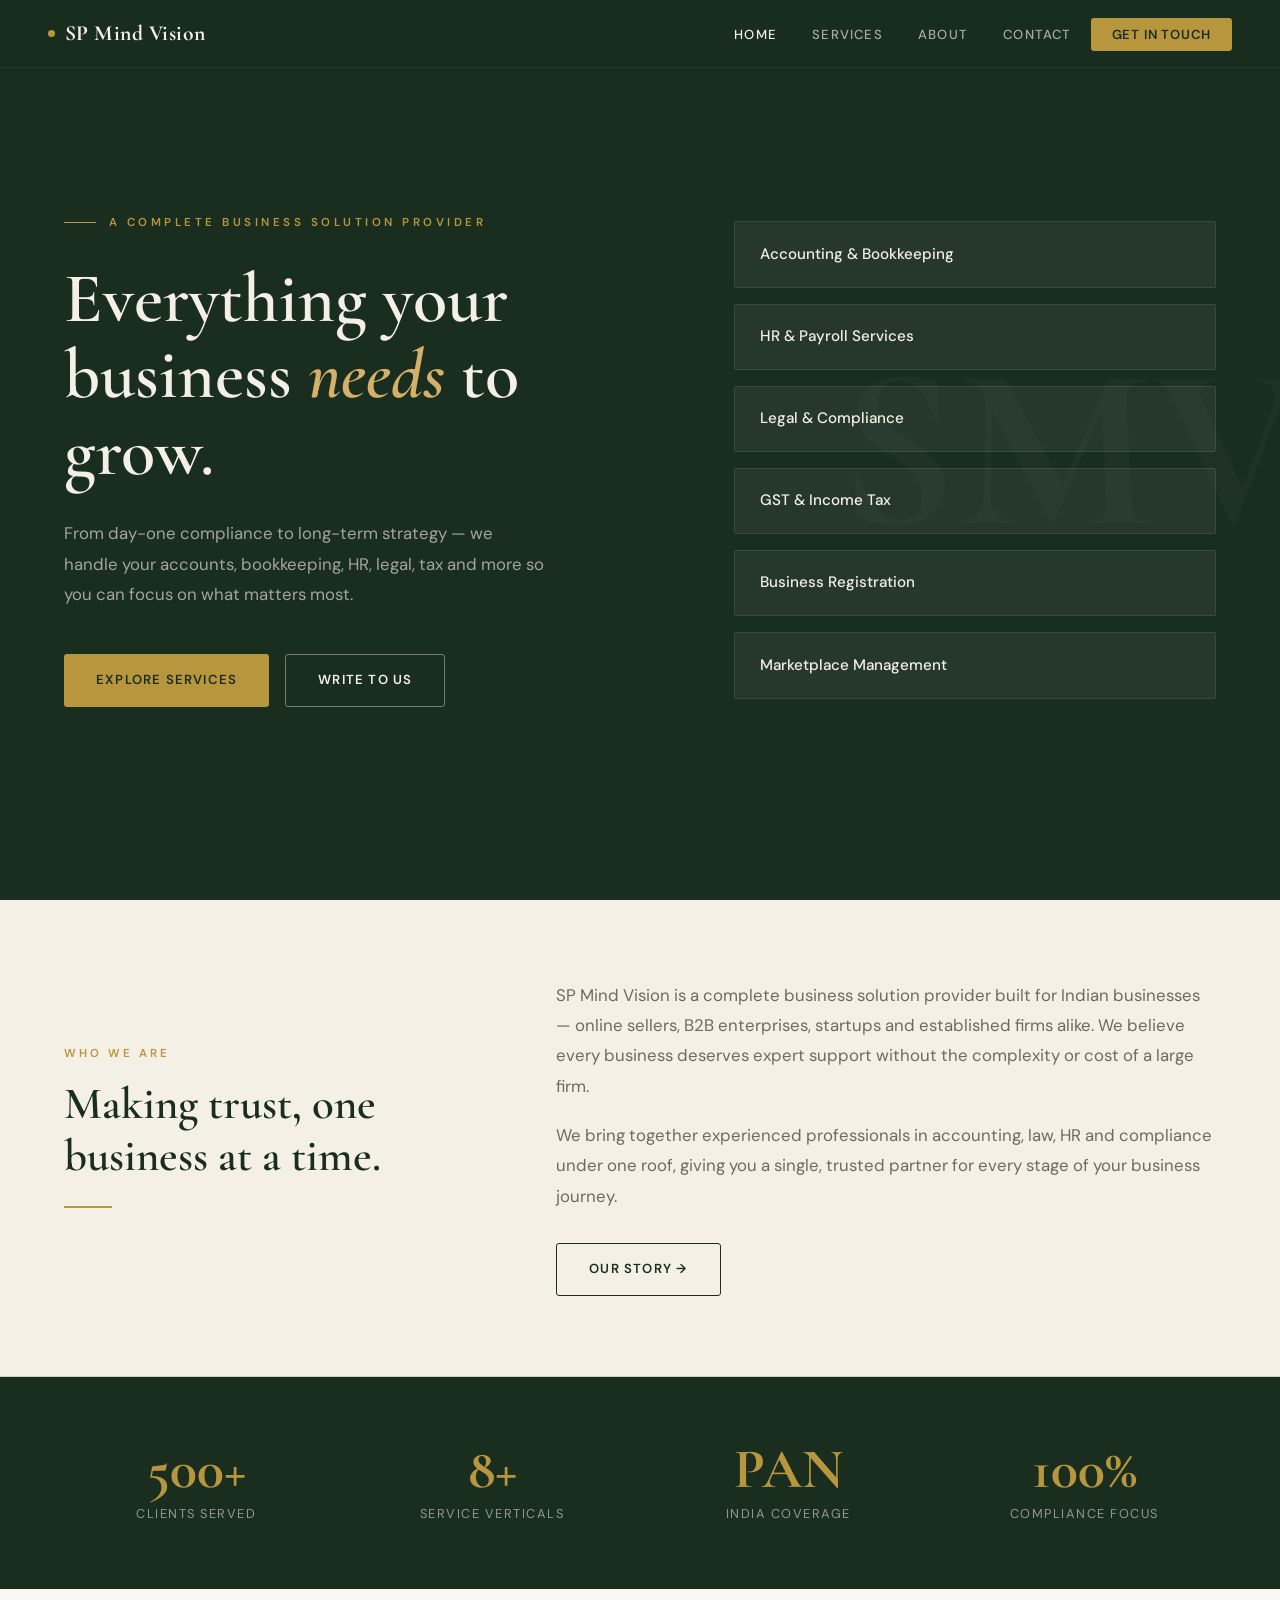
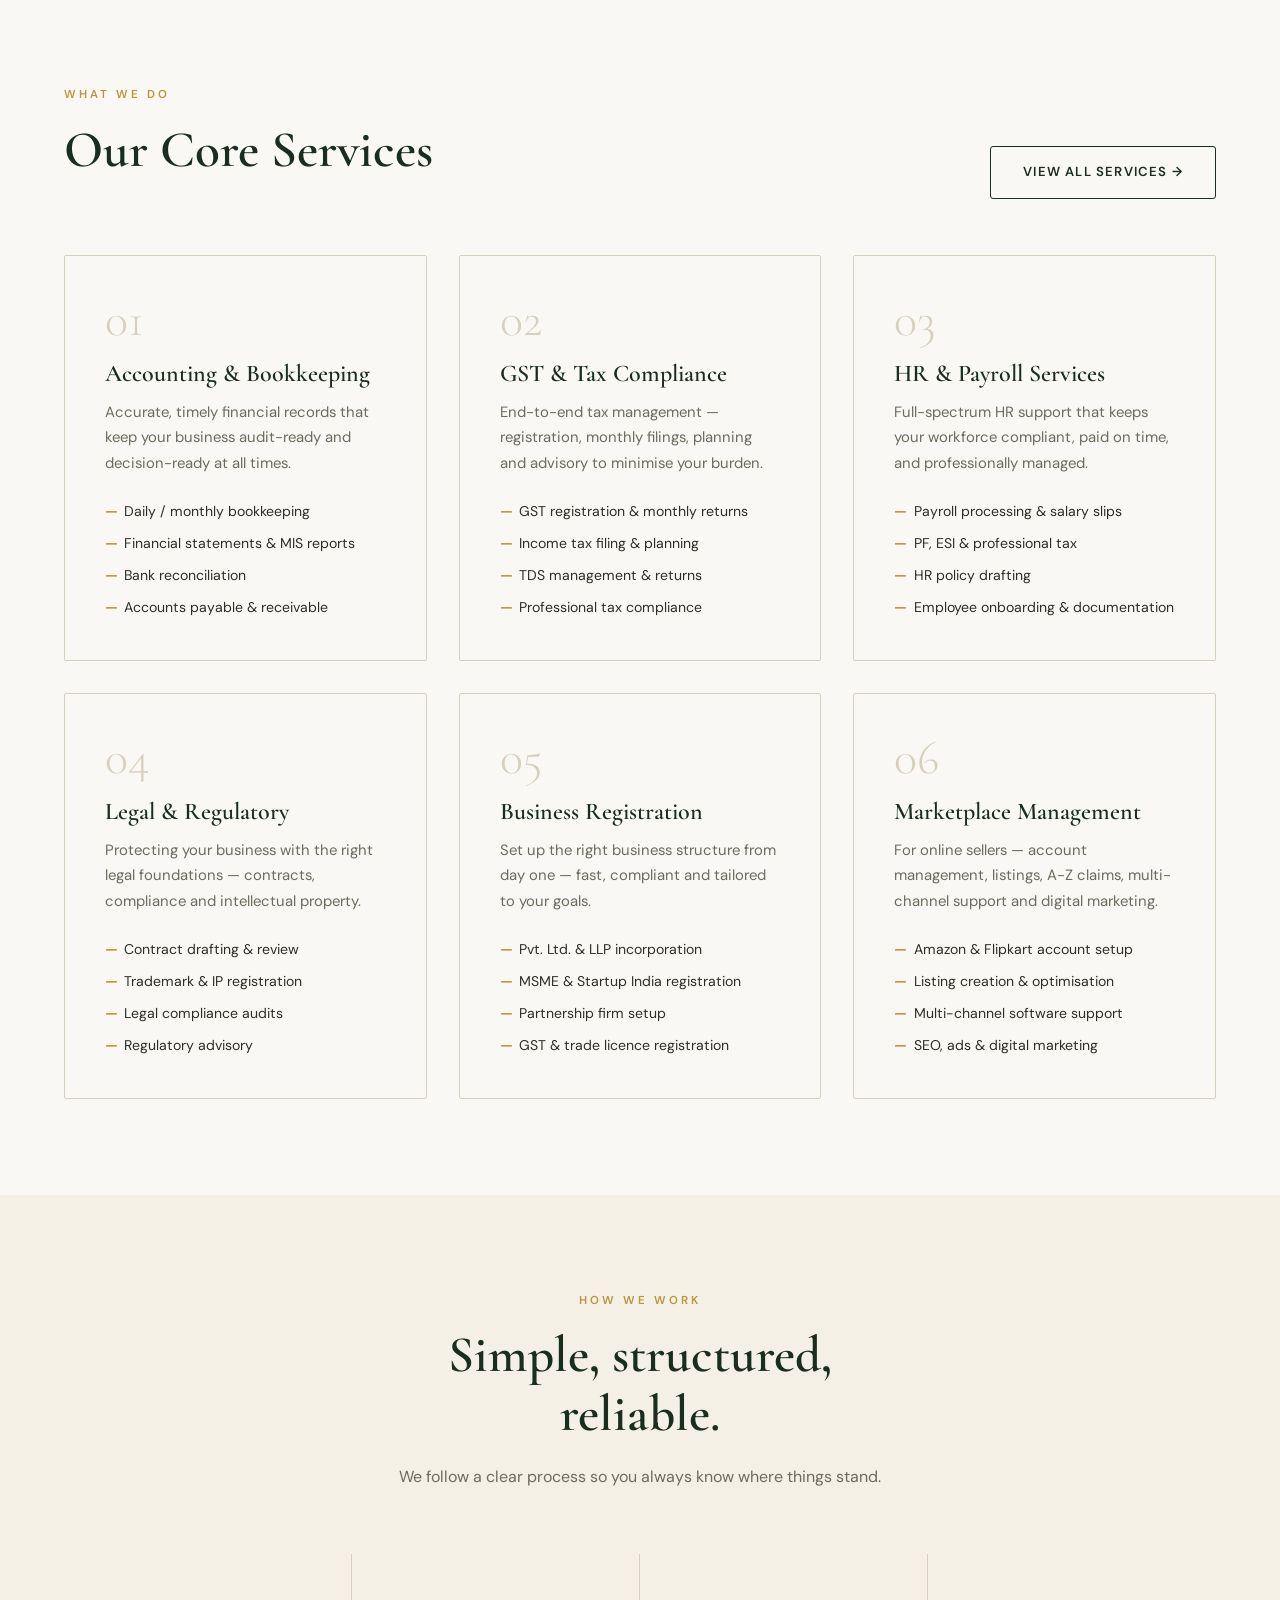
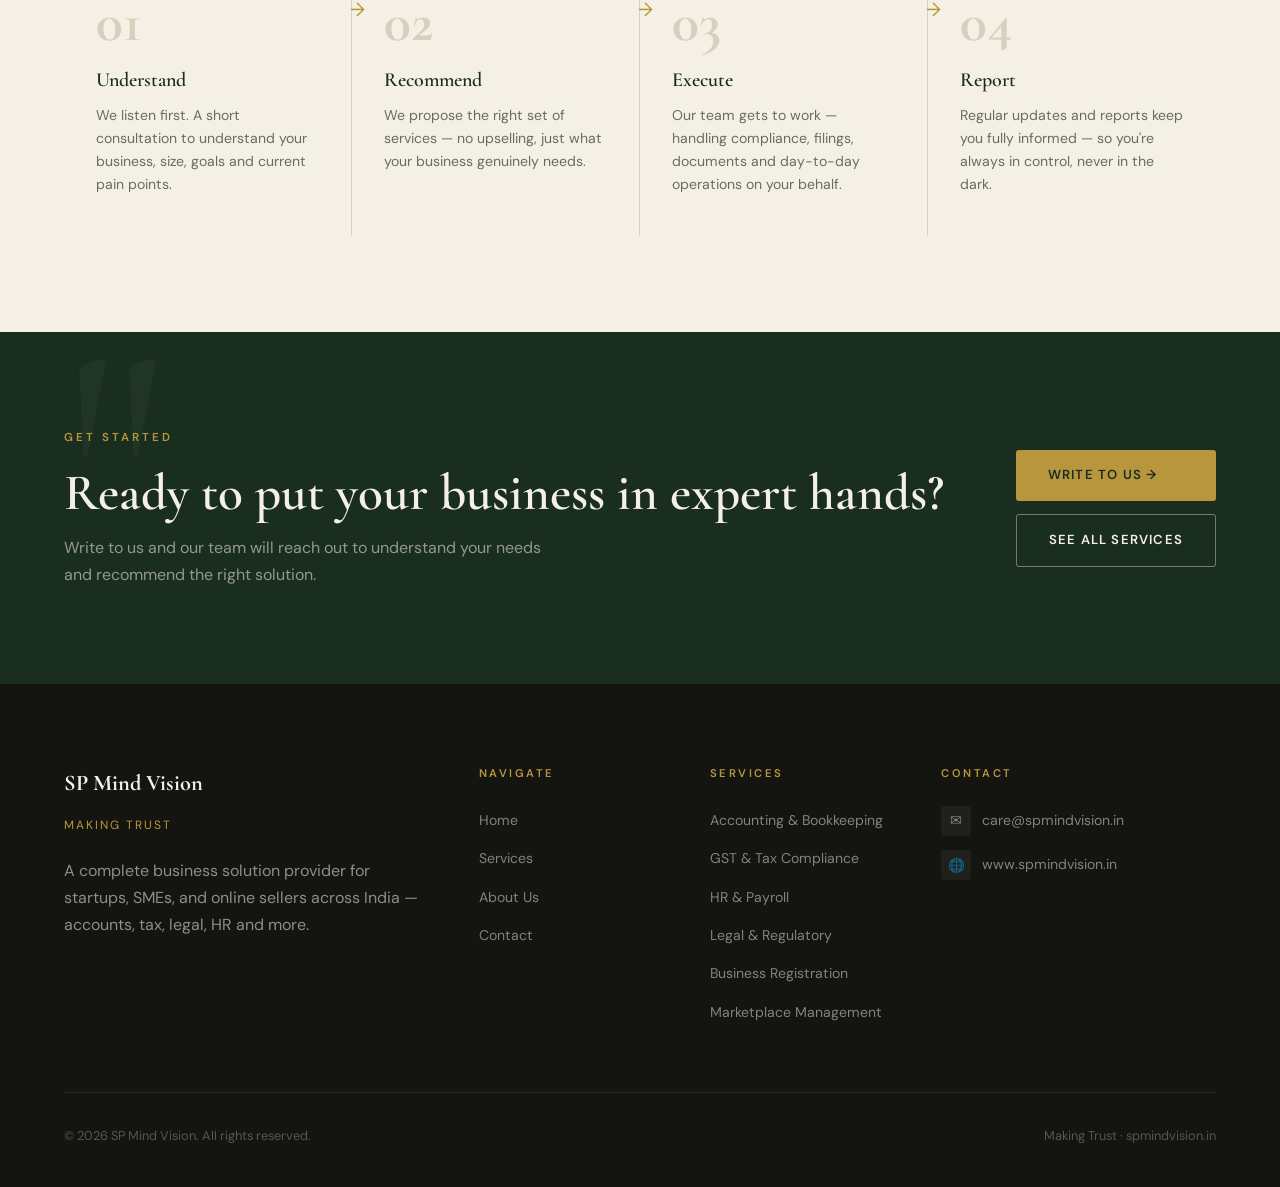
<file: index.html>
<!DOCTYPE html>
<html lang="en">
<head>
  <meta charset="UTF-8"/>
  <meta name="viewport" content="width=device-width, initial-scale=1.0"/>
  <title>SP Mind Vision – A Complete Business Solution Provider</title>
  <meta name="description" content="SP Mind Vision provides comprehensive business solutions — Accounts, Bookkeeping, HR Services, Legal Compliance, Tax, Business Registration and more across India."/>
  <link rel="preconnect" href="https://fonts.googleapis.com">
  <link rel="preconnect" href="https://fonts.gstatic.com" crossorigin>
  <link href="https://fonts.googleapis.com/css2?family=Cormorant+Garamond:wght@300;400;500;600;700&family=DM+Sans:wght@300;400;500;600&display=swap" rel="stylesheet">
  <link rel="stylesheet" href="style.css">
  <style>
    /* ── HERO ── */
    .hero {
      min-height: 100vh;
      background: var(--forest);
      display: flex;
      align-items: center;
      padding: 100px 0 80px;
      position: relative;
      overflow: hidden;
    }

    .hero-bg-text {
      position: absolute;
      right: -2%;
      top: 50%;
      transform: translateY(-50%);
      font-family: 'Cormorant Garamond', serif;
      font-size: clamp(140px, 18vw, 240px);
      font-weight: 700;
      color: rgba(255,255,255,0.025);
      line-height: 1;
      user-select: none;
      pointer-events: none;
      white-space: nowrap;
    }

    .hero-inner {
      display: grid;
      grid-template-columns: 1.1fr 0.9fr;
      gap: 5rem;
      align-items: center;
      position: relative;
      z-index: 2;
    }

    .hero-content { color: var(--cream); }

    .hero-label {
      font-size: 0.72rem;
      font-weight: 600;
      letter-spacing: 3.5px;
      text-transform: uppercase;
      color: var(--gold);
      margin-bottom: 1.8rem;
      display: flex;
      align-items: center;
      gap: 0.8rem;
    }

    .hero-label::before {
      content:'';
      width: 32px;
      height: 1px;
      background: var(--gold);
      display: inline-block;
    }

    .hero-content h1 {
      font-size: clamp(3rem, 5.5vw, 5.2rem);
      font-weight: 600;
      line-height: 1.08;
      margin-bottom: 1.8rem;
      color: var(--cream);
    }

    .hero-content h1 em {
      font-style: italic;
      color: var(--gold-light);
    }

    .hero-content p {
      font-size: 1.05rem;
      color: rgba(245,240,230,0.62);
      line-height: 1.8;
      max-width: 480px;
      margin-bottom: 2.8rem;
    }

    .hero-ctas { display: flex; gap: 1rem; flex-wrap: wrap; }

    .hero-side {
      display: flex;
      flex-direction: column;
      gap: 1rem;
    }

    .hero-service-pill {
      background: rgba(255,255,255,0.05);
      border: 1px solid rgba(255,255,255,0.09);
      border-radius: 2px;
      padding: 1.2rem 1.6rem;
      display: flex;
      align-items: center;
      justify-content: space-between;
      color: var(--cream);
      font-size: 0.95rem;
      font-weight: 500;
      transition: all 0.3s ease;
      cursor: default;
    }

    .hero-service-pill:hover {
      background: rgba(184,150,62,0.1);
      border-color: rgba(184,150,62,0.3);
      transform: translateX(-6px);
    }

    .hero-service-pill .pill-arrow {
      color: var(--gold);
      opacity: 0;
      transition: opacity 0.2s;
    }

    .hero-service-pill:hover .pill-arrow { opacity: 1; }

    /* ── INTRO BAND ── */
    .intro-band {
      background: var(--cream);
      padding: 5rem 0;
      border-bottom: 1px solid var(--border);
    }

    .intro-band-inner {
      display: grid;
      grid-template-columns: 1fr 1.6fr;
      gap: 5rem;
      align-items: center;
    }

    .intro-band h2 {
      font-size: clamp(2rem, 3.5vw, 2.8rem);
    }

    .intro-band-right p {
      font-size: 1.05rem;
      color: var(--muted);
      line-height: 1.8;
      margin-bottom: 1.2rem;
    }

    /* ── SERVICES GRID ── */
    .services-section { background: var(--white); }

    .services-header {
      display: flex;
      justify-content: space-between;
      align-items: flex-end;
      margin-bottom: 3.5rem;
    }

    /* ── PROCESS ── */
    .process-section { background: var(--cream); }

    .process-steps {
      display: grid;
      grid-template-columns: repeat(4, 1fr);
      gap: 0;
      margin-top: 4rem;
    }

    .process-step {
      padding: 2.5rem 2rem;
      border-right: 1px solid var(--border);
      position: relative;
    }

    .process-step:last-child { border-right: none; }

    .process-step::after {
      content: '→';
      position: absolute;
      right: -14px;
      top: 2.5rem;
      color: var(--gold);
      font-size: 1.2rem;
      z-index: 2;
    }

    .process-step:last-child::after { display: none; }

    .step-num {
      font-family: 'Cormorant Garamond', serif;
      font-size: 3.5rem;
      font-weight: 700;
      color: var(--border);
      line-height: 1;
      margin-bottom: 1.2rem;
    }

    .process-step h3 {
      font-size: 1.25rem;
      color: var(--forest);
      margin-bottom: 0.7rem;
    }

    .process-step p {
      font-size: 0.88rem;
      color: var(--muted);
      line-height: 1.65;
    }

    /* ── CTA STRIP ── */
    .cta-strip {
      background: var(--forest);
      padding: 6rem 0;
      position: relative;
      overflow: hidden;
    }

    .cta-strip::before {
      content: '"';
      position: absolute;
      left: 5%;
      top: -10%;
      font-family: 'Cormorant Garamond', serif;
      font-size: 22rem;
      color: rgba(255,255,255,0.03);
      line-height: 1;
      user-select: none;
    }

    .cta-strip-inner {
      display: grid;
      grid-template-columns: 1fr auto;
      align-items: center;
      gap: 3rem;
      position: relative;
      z-index: 2;
    }

    .cta-strip h2 {
      font-size: clamp(2rem, 4vw, 3.2rem);
      color: var(--cream);
      margin-bottom: 0.7rem;
    }

    .cta-strip p {
      color: rgba(245,240,230,0.55);
      font-size: 1rem;
      max-width: 500px;
    }

    .cta-strip-actions {
      display: flex;
      flex-direction: column;
      gap: 0.8rem;
      flex-shrink: 0;
    }

    @media(max-width:900px){
      .hero-inner { grid-template-columns:1fr; gap:3rem; }
      .hero-side { display:none; }
      .intro-band-inner { grid-template-columns:1fr; gap:2rem; }
      .services-header { flex-direction:column; align-items:flex-start; gap:1rem; }
      .process-steps { grid-template-columns:1fr 1fr; }
      .process-step { border-bottom: 1px solid var(--border); }
      .process-step::after { display:none; }
      .cta-strip-inner { grid-template-columns:1fr; }
    }

    @media(max-width:600px){
      .process-steps { grid-template-columns:1fr; }
    }
  </style>
</head>
<body>

<!-- NAVBAR -->
<nav class="navbar">
  <a href="index.html" class="brand">
    <span class="brand-dot"></span> SP Mind Vision
  </a>
  <ul class="nav-links">
    <li><a href="index.html" class="active">Home</a></li>
    <li><a href="services.html">Services</a></li>
    <li><a href="about.html">About</a></li>
    <li><a href="contact.html">Contact</a></li>
    <li><a href="contact.html" class="nav-cta">Get in Touch</a></li>
  </ul>
  <div class="hamburger" onclick="toggleMenu()">
    <span></span><span></span><span></span>
  </div>
</nav>
<div class="mobile-menu" id="mobileMenu">
  <a href="index.html">Home</a>
  <a href="services.html">Services</a>
  <a href="about.html">About</a>
  <a href="contact.html">Contact</a>
  <a href="contact.html">Get in Touch →</a>
</div>

<!-- HERO -->
<section class="hero">
  <div class="hero-bg-text">SMV</div>
  <div class="container">
    <div class="hero-inner">
      <div class="hero-content">
        <div class="hero-label">A Complete Business Solution Provider</div>
        <h1>Everything your business <em>needs</em> to grow.</h1>
        <p>From day-one compliance to long-term strategy — we handle your accounts, bookkeeping, HR, legal, tax and more so you can focus on what matters most.</p>
        <div class="hero-ctas">
          <a href="services.html" class="btn btn-gold">Explore Services</a>
          <a href="contact.html" class="btn btn-outline-cream">Write to Us</a>
        </div>
      </div>
      <div class="hero-side">
        <div class="hero-service-pill">Accounting & Bookkeeping <span class="pill-arrow">→</span></div>
        <div class="hero-service-pill">HR & Payroll Services <span class="pill-arrow">→</span></div>
        <div class="hero-service-pill">Legal & Compliance <span class="pill-arrow">→</span></div>
        <div class="hero-service-pill">GST & Income Tax <span class="pill-arrow">→</span></div>
        <div class="hero-service-pill">Business Registration <span class="pill-arrow">→</span></div>
        <div class="hero-service-pill">Marketplace Management <span class="pill-arrow">→</span></div>
      </div>
    </div>
  </div>
</section>

<!-- INTRO BAND -->
<section class="intro-band">
  <div class="container">
    <div class="intro-band-inner">
      <div>
        <span class="eyebrow">Who We Are</span>
        <h2 class="section-title">Making trust, one business at a time.</h2>
        <div class="divider"></div>
      </div>
      <div class="intro-band-right">
        <p>SP Mind Vision is a complete business solution provider built for Indian businesses — online sellers, B2B enterprises, startups and established firms alike. We believe every business deserves expert support without the complexity or cost of a large firm.</p>
        <p>We bring together experienced professionals in accounting, law, HR and compliance under one roof, giving you a single, trusted partner for every stage of your business journey.</p>
        <a href="about.html" class="btn btn-outline-forest" style="margin-top:0.8rem;">Our Story →</a>
      </div>
    </div>
  </div>
</section>

<!-- STAT BAR -->
<div class="stat-bar">
  <div class="container">
    <div class="stat-bar-grid">
      <div class="stat-bar-item"><div class="num">500+</div><div class="lbl">Clients Served</div></div>
      <div class="stat-bar-item"><div class="num">8+</div><div class="lbl">Service Verticals</div></div>
      <div class="stat-bar-item"><div class="num">PAN</div><div class="lbl">India Coverage</div></div>
      <div class="stat-bar-item"><div class="num">100%</div><div class="lbl">Compliance Focus</div></div>
    </div>
  </div>
</div>

<!-- SERVICES -->
<section class="section services-section">
  <div class="container">
    <div class="services-header">
      <div>
        <span class="eyebrow">What We Do</span>
        <h2 class="section-title">Our Core Services</h2>
      </div>
      <a href="services.html" class="btn btn-outline-forest">View All Services →</a>
    </div>

    <div class="grid-3">
      <a href="services.html#accounts" class="service-card" style="text-decoration:none;">
        <div class="service-num">01</div>
        <h3>Accounting & Bookkeeping</h3>
        <p>Accurate, timely financial records that keep your business audit-ready and decision-ready at all times.</p>
        <ul class="service-list">
          <li>Daily / monthly bookkeeping</li>
          <li>Financial statements & MIS reports</li>
          <li>Bank reconciliation</li>
          <li>Accounts payable & receivable</li>
        </ul>
      </a>

      <a href="services.html#tax" class="service-card" style="text-decoration:none;">
        <div class="service-num">02</div>
        <h3>GST & Tax Compliance</h3>
        <p>End-to-end tax management — registration, monthly filings, planning and advisory to minimise your burden.</p>
        <ul class="service-list">
          <li>GST registration & monthly returns</li>
          <li>Income tax filing & planning</li>
          <li>TDS management & returns</li>
          <li>Professional tax compliance</li>
        </ul>
      </a>

      <a href="services.html#hr" class="service-card" style="text-decoration:none;">
        <div class="service-num">03</div>
        <h3>HR & Payroll Services</h3>
        <p>Full-spectrum HR support that keeps your workforce compliant, paid on time, and professionally managed.</p>
        <ul class="service-list">
          <li>Payroll processing & salary slips</li>
          <li>PF, ESI & professional tax</li>
          <li>HR policy drafting</li>
          <li>Employee onboarding & documentation</li>
        </ul>
      </a>

      <a href="services.html#legal" class="service-card" style="text-decoration:none;">
        <div class="service-num">04</div>
        <h3>Legal & Regulatory</h3>
        <p>Protecting your business with the right legal foundations — contracts, compliance and intellectual property.</p>
        <ul class="service-list">
          <li>Contract drafting & review</li>
          <li>Trademark & IP registration</li>
          <li>Legal compliance audits</li>
          <li>Regulatory advisory</li>
        </ul>
      </a>

      <a href="services.html#registration" class="service-card" style="text-decoration:none;">
        <div class="service-num">05</div>
        <h3>Business Registration</h3>
        <p>Set up the right business structure from day one — fast, compliant and tailored to your goals.</p>
        <ul class="service-list">
          <li>Pvt. Ltd. & LLP incorporation</li>
          <li>MSME & Startup India registration</li>
          <li>Partnership firm setup</li>
          <li>GST & trade licence registration</li>
        </ul>
      </a>

      <a href="services.html#marketplace" class="service-card" style="text-decoration:none;">
        <div class="service-num">06</div>
        <h3>Marketplace Management</h3>
        <p>For online sellers — account management, listings, A-Z claims, multi-channel support and digital marketing.</p>
        <ul class="service-list">
          <li>Amazon & Flipkart account setup</li>
          <li>Listing creation & optimisation</li>
          <li>Multi-channel software support</li>
          <li>SEO, ads & digital marketing</li>
        </ul>
      </a>
    </div>
  </div>
</section>

<!-- PROCESS -->
<section class="section process-section">
  <div class="container">
    <div style="text-align:center; max-width:520px; margin:0 auto;">
      <span class="eyebrow">How We Work</span>
      <h2 class="section-title" style="color:var(--forest);">Simple, structured, reliable.</h2>
      <p style="color:var(--muted); font-size:1rem;">We follow a clear process so you always know where things stand.</p>
    </div>
    <div class="process-steps">
      <div class="process-step">
        <div class="step-num">01</div>
        <h3>Understand</h3>
        <p>We listen first. A short consultation to understand your business, size, goals and current pain points.</p>
      </div>
      <div class="process-step">
        <div class="step-num">02</div>
        <h3>Recommend</h3>
        <p>We propose the right set of services — no upselling, just what your business genuinely needs.</p>
      </div>
      <div class="process-step">
        <div class="step-num">03</div>
        <h3>Execute</h3>
        <p>Our team gets to work — handling compliance, filings, documents and day-to-day operations on your behalf.</p>
      </div>
      <div class="process-step">
        <div class="step-num">04</div>
        <h3>Report</h3>
        <p>Regular updates and reports keep you fully informed — so you're always in control, never in the dark.</p>
      </div>
    </div>
  </div>
</section>

<!-- CTA STRIP -->
<section class="cta-strip">
  <div class="container">
    <div class="cta-strip-inner">
      <div>
        <span class="eyebrow">Get Started</span>
        <h2>Ready to put your business in expert hands?</h2>
        <p>Write to us and our team will reach out to understand your needs and recommend the right solution.</p>
      </div>
      <div class="cta-strip-actions">
        <a href="contact.html" class="btn btn-gold">Write to Us →</a>
        <a href="services.html" class="btn btn-outline-cream">See All Services</a>
      </div>
    </div>
  </div>
</section>

<!-- FOOTER -->
<footer>
  <div class="container">
    <div class="footer-grid">
      <div>
        <div class="footer-brand">SP Mind Vision<br><span style="font-family:'DM Sans',sans-serif; font-size:0.75rem; font-weight:400; color:var(--gold); letter-spacing:2px; text-transform:uppercase;">Making Trust</span></div>
        <p>A complete business solution provider for startups, SMEs, and online sellers across India — accounts, tax, legal, HR and more.</p>
      </div>
      <div class="footer-col">
        <h5>Navigate</h5>
        <ul>
          <li><a href="index.html">Home</a></li>
          <li><a href="services.html">Services</a></li>
          <li><a href="about.html">About Us</a></li>
          <li><a href="contact.html">Contact</a></li>
        </ul>
      </div>
      <div class="footer-col">
        <h5>Services</h5>
        <ul>
          <li><a href="services.html#accounts">Accounting & Bookkeeping</a></li>
          <li><a href="services.html#tax">GST & Tax Compliance</a></li>
          <li><a href="services.html#hr">HR & Payroll</a></li>
          <li><a href="services.html#legal">Legal & Regulatory</a></li>
          <li><a href="services.html#registration">Business Registration</a></li>
          <li><a href="services.html#marketplace">Marketplace Management</a></li>
        </ul>
      </div>
      <div class="footer-col">
        <h5>Contact</h5>
        <a href="mailto:care@spmindvision.in" class="footer-contact-link"><span>✉</span> care@spmindvision.in</a>
        <a href="https://www.spmindvision.in" class="footer-contact-link"><span>🌐</span> www.spmindvision.in</a>
      </div>
    </div>
    <div class="footer-bottom">
      <span>© 2026 SP Mind Vision. All rights reserved.</span>
      <span>Making Trust · spmindvision.in</span>
    </div>
  </div>
</footer>

<script src="main.js"></script>
</body>
</html>
</file>
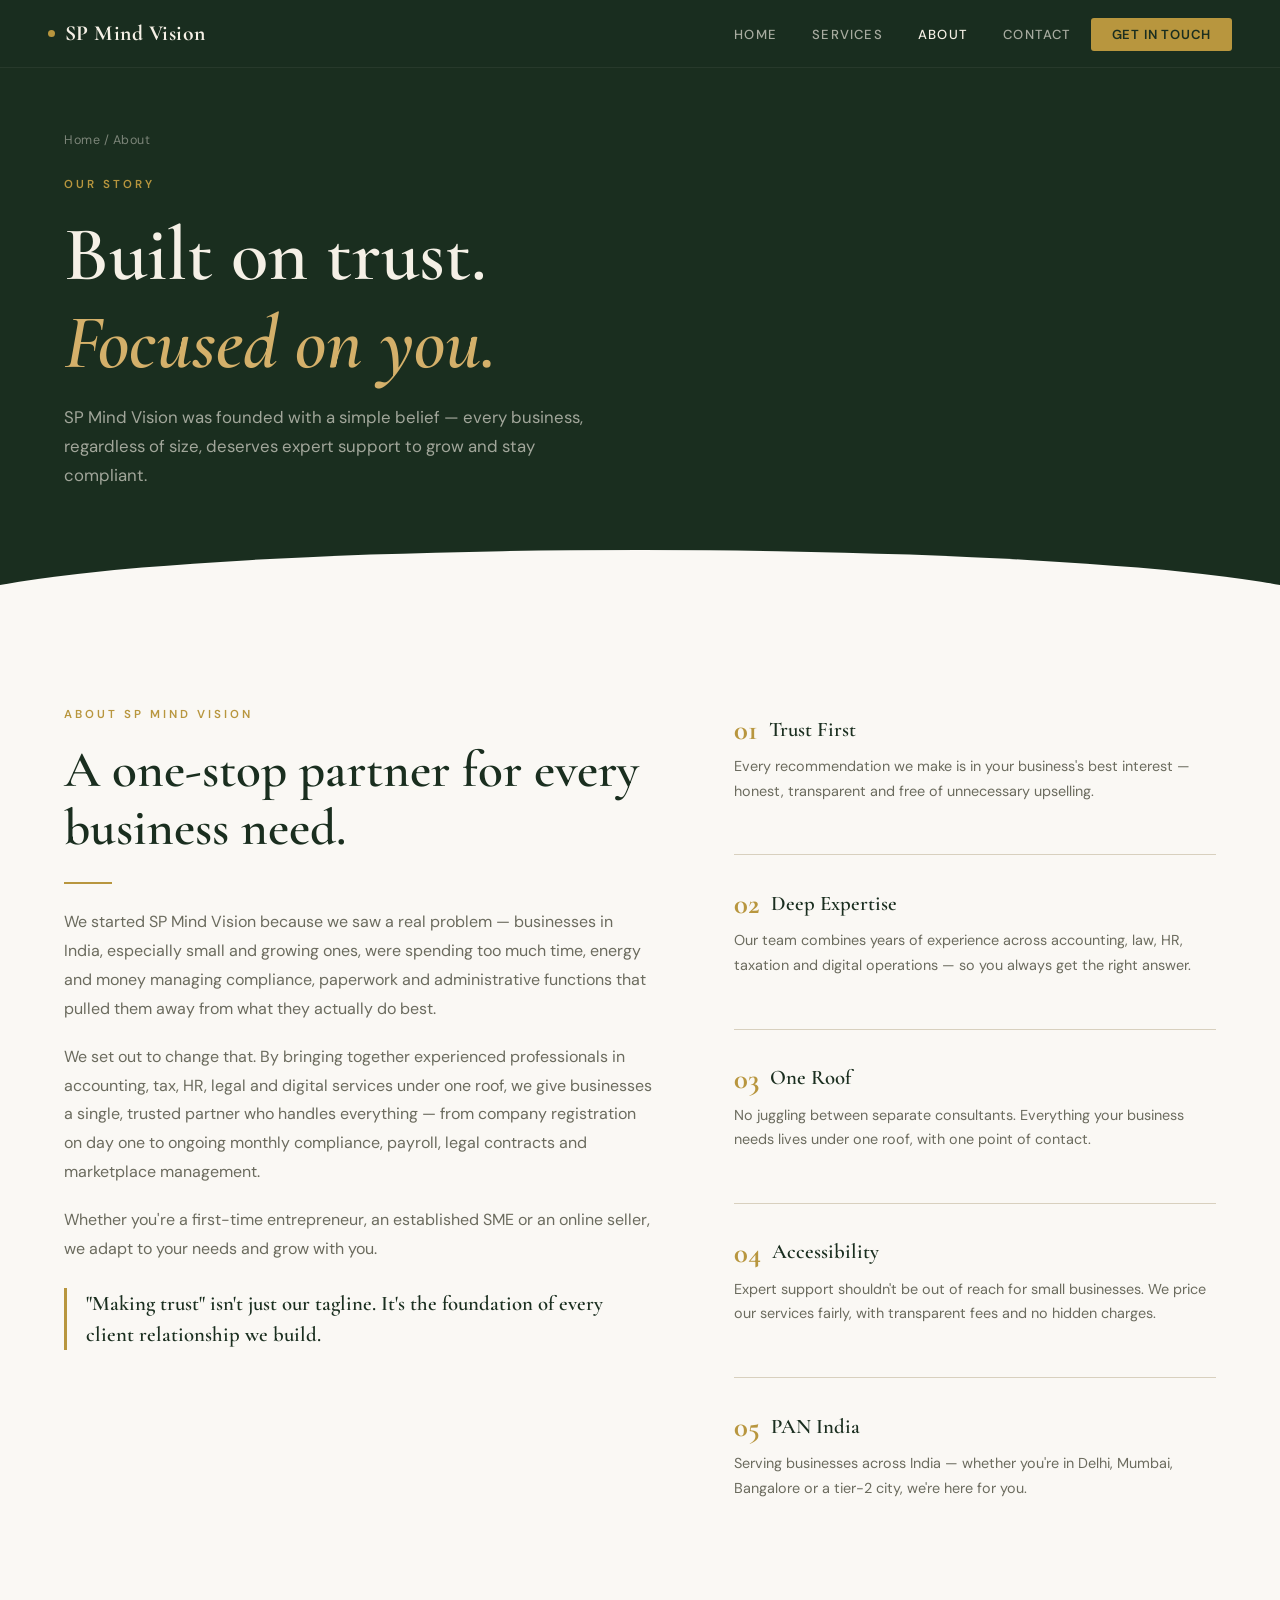
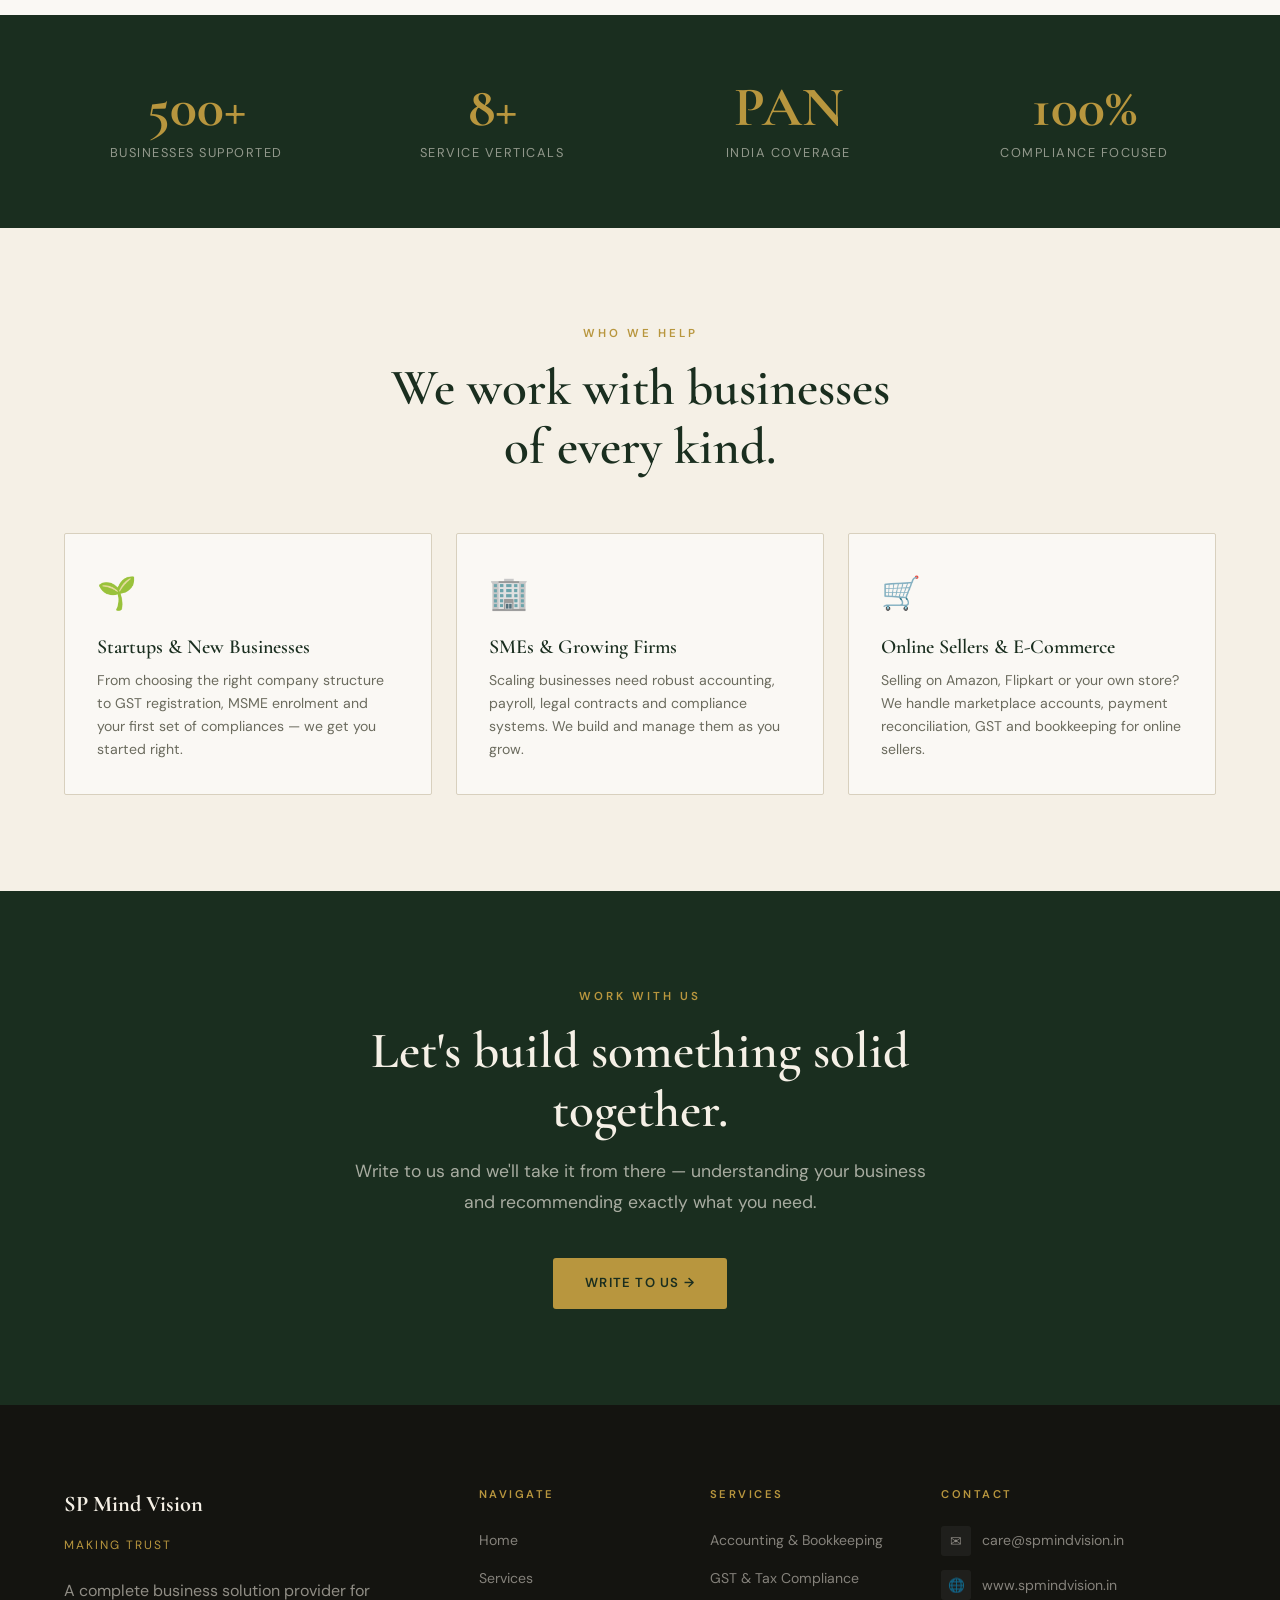
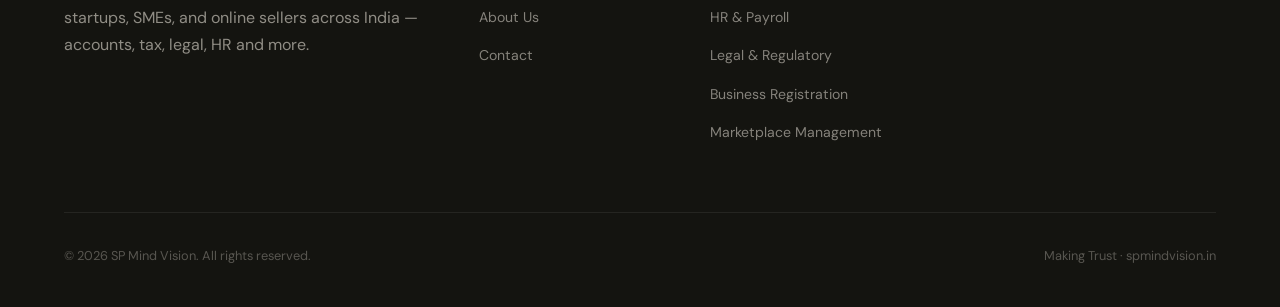
<file: about.html>
<!DOCTYPE html>
<html lang="en">
<head>
  <meta charset="UTF-8"/>
  <meta name="viewport" content="width=device-width, initial-scale=1.0"/>
  <title>About Us – SP Mind Vision</title>
  <meta name="description" content="Learn about SP Mind Vision — our story, values and commitment to helping businesses across India with complete business solutions."/>
  <link rel="preconnect" href="https://fonts.googleapis.com">
  <link rel="preconnect" href="https://fonts.gstatic.com" crossorigin>
  <link href="https://fonts.googleapis.com/css2?family=Cormorant+Garamond:wght@300;400;500;600;700&family=DM+Sans:wght@300;400;500;600&display=swap" rel="stylesheet">
  <link rel="stylesheet" href="style.css">
  <style>
    .about-intro {
      display: grid;
      grid-template-columns: 1.1fr 0.9fr;
      gap: 5rem;
      align-items: start;
    }

    .about-intro h2 {
      font-size: clamp(2rem, 4vw, 3.2rem);
      color: var(--forest);
      margin-bottom: 1.5rem;
    }

    .about-intro p {
      font-size: 1rem;
      color: var(--muted);
      line-height: 1.8;
      margin-bottom: 1.2rem;
    }

    .about-right {
      padding-top: 0.5rem;
    }

    .value-item {
      padding: 2rem 0;
      border-bottom: 1px solid var(--border);
    }
    .value-item:first-child { padding-top: 0; }
    .value-item:last-child { border-bottom: none; padding-bottom: 0; }

    .value-item h3 {
      font-size: 1.3rem;
      color: var(--forest);
      margin-bottom: 0.5rem;
      display: flex;
      align-items: center;
      gap: 0.7rem;
    }

    .value-item h3 span {
      color: var(--gold);
      font-family: 'Cormorant Garamond', serif;
      font-size: 1.8rem;
      font-weight: 700;
    }

    .value-item p {
      font-size: 0.9rem;
      color: var(--muted);
      line-height: 1.7;
    }

    .who-we-serve {
      display: grid;
      grid-template-columns: repeat(3, 1fr);
      gap: 1.5rem;
    }

    .serve-card {
      border: 1px solid var(--border);
      border-radius: 2px;
      padding: 2rem;
      background: var(--white);
      transition: all 0.3s ease;
    }
    .serve-card:hover {
      box-shadow: 0 8px 32px rgba(26,46,31,0.1);
      transform: translateY(-4px);
      border-color: var(--gold);
    }
    .serve-card .emoji { font-size: 2rem; margin-bottom: 1rem; }
    .serve-card h3 { font-size: 1.25rem; color: var(--forest); margin-bottom: 0.6rem; }
    .serve-card p { font-size: 0.88rem; color: var(--muted); line-height: 1.65; }

    @media(max-width:900px){
      .about-intro { grid-template-columns:1fr; gap:2.5rem; }
      .who-we-serve { grid-template-columns:1fr; }
    }

    @media(max-width:600px){
      .who-we-serve { grid-template-columns:1fr; }
    }
  </style>
</head>
<body>

<!-- NAVBAR -->
<nav class="navbar">
  <a href="index.html" class="brand">
    <span class="brand-dot"></span> SP Mind Vision
  </a>
  <ul class="nav-links">
    <li><a href="index.html">Home</a></li>
    <li><a href="services.html">Services</a></li>
    <li><a href="about.html" class="active">About</a></li>
    <li><a href="contact.html">Contact</a></li>
    <li><a href="contact.html" class="nav-cta">Get in Touch</a></li>
  </ul>
  <div class="hamburger" onclick="toggleMenu()">
    <span></span><span></span><span></span>
  </div>
</nav>
<div class="mobile-menu" id="mobileMenu">
  <a href="index.html">Home</a>
  <a href="services.html">Services</a>
  <a href="about.html">About</a>
  <a href="contact.html">Contact</a>
  <a href="contact.html">Get in Touch →</a>
</div>

<!-- HERO -->
<section class="page-hero">
  <div class="container">
    <div class="page-hero-inner">
      <div class="breadcrumb"><a href="index.html">Home</a> / About</div>
      <span class="eyebrow">Our Story</span>
      <h1 style="font-size:clamp(3rem,6vw,5rem); max-width:700px; margin-bottom:1rem;">Built on trust.<br><em style="color:var(--gold-light);">Focused on you.</em></h1>
      <p style="font-size:1.05rem; color:rgba(245,240,230,0.62); max-width:520px; padding-bottom:2.5rem;">SP Mind Vision was founded with a simple belief — every business, regardless of size, deserves expert support to grow and stay compliant.</p>
    </div>
  </div>
</section>

<!-- ABOUT INTRO -->
<section class="section">
  <div class="container">
    <div class="about-intro">
      <div>
        <span class="eyebrow">About SP Mind Vision</span>
        <h2>A one-stop partner for every business need.</h2>
        <div class="divider"></div>
        <p>We started SP Mind Vision because we saw a real problem — businesses in India, especially small and growing ones, were spending too much time, energy and money managing compliance, paperwork and administrative functions that pulled them away from what they actually do best.</p>
        <p>We set out to change that. By bringing together experienced professionals in accounting, tax, HR, legal and digital services under one roof, we give businesses a single, trusted partner who handles everything — from company registration on day one to ongoing monthly compliance, payroll, legal contracts and marketplace management.</p>
        <p>Whether you're a first-time entrepreneur, an established SME or an online seller, we adapt to your needs and grow with you.</p>
        <p style="font-family:'Cormorant Garamond',serif; font-size:1.3rem; font-weight:600; color:var(--forest); margin-top:1.5rem; border-left:3px solid var(--gold); padding-left:1.2rem; line-height:1.5;">"Making trust" isn't just our tagline. It's the foundation of every client relationship we build.</p>
      </div>
      <div class="about-right">
        <div class="value-item">
          <h3><span>01</span> Trust First</h3>
          <p>Every recommendation we make is in your business's best interest — honest, transparent and free of unnecessary upselling.</p>
        </div>
        <div class="value-item">
          <h3><span>02</span> Deep Expertise</h3>
          <p>Our team combines years of experience across accounting, law, HR, taxation and digital operations — so you always get the right answer.</p>
        </div>
        <div class="value-item">
          <h3><span>03</span> One Roof</h3>
          <p>No juggling between separate consultants. Everything your business needs lives under one roof, with one point of contact.</p>
        </div>
        <div class="value-item">
          <h3><span>04</span> Accessibility</h3>
          <p>Expert support shouldn't be out of reach for small businesses. We price our services fairly, with transparent fees and no hidden charges.</p>
        </div>
        <div class="value-item">
          <h3><span>05</span> PAN India</h3>
          <p>Serving businesses across India — whether you're in Delhi, Mumbai, Bangalore or a tier-2 city, we're here for you.</p>
        </div>
      </div>
    </div>
  </div>
</section>

<!-- STAT BAR -->
<div class="stat-bar">
  <div class="container">
    <div class="stat-bar-grid">
      <div class="stat-bar-item"><div class="num">500+</div><div class="lbl">Businesses Supported</div></div>
      <div class="stat-bar-item"><div class="num">8+</div><div class="lbl">Service Verticals</div></div>
      <div class="stat-bar-item"><div class="num">PAN</div><div class="lbl">India Coverage</div></div>
      <div class="stat-bar-item"><div class="num">100%</div><div class="lbl">Compliance Focused</div></div>
    </div>
  </div>
</div>

<!-- WHO WE SERVE -->
<section class="section bg-cream">
  <div class="container">
    <div style="text-align:center; max-width:520px; margin:0 auto 3.5rem;">
      <span class="eyebrow">Who We Help</span>
      <h2 class="section-title">We work with businesses of every kind.</h2>
    </div>
    <div class="who-we-serve">
      <div class="serve-card">
        <div class="emoji">🌱</div>
        <h3>Startups & New Businesses</h3>
        <p>From choosing the right company structure to GST registration, MSME enrolment and your first set of compliances — we get you started right.</p>
      </div>
      <div class="serve-card">
        <div class="emoji">🏢</div>
        <h3>SMEs & Growing Firms</h3>
        <p>Scaling businesses need robust accounting, payroll, legal contracts and compliance systems. We build and manage them as you grow.</p>
      </div>
      <div class="serve-card">
        <div class="emoji">🛒</div>
        <h3>Online Sellers & E-Commerce</h3>
        <p>Selling on Amazon, Flipkart or your own store? We handle marketplace accounts, payment reconciliation, GST and bookkeeping for online sellers.</p>
      </div>
    </div>
  </div>
</section>

<!-- CTA -->
<section class="section bg-forest">
  <div class="container" style="text-align:center; max-width:580px; margin:0 auto;">
    <span class="eyebrow">Work With Us</span>
    <h2 class="section-title light" style="margin-bottom:1rem;">Let's build something solid together.</h2>
    <p class="body-lg light" style="margin:0 auto 2.5rem;">Write to us and we'll take it from there — understanding your business and recommending exactly what you need.</p>
    <a href="contact.html" class="btn btn-gold">Write to Us →</a>
  </div>
</section>

<!-- FOOTER -->
<footer>
  <div class="container">
    <div class="footer-grid">
      <div>
        <div class="footer-brand">SP Mind Vision<br><span style="font-family:'DM Sans',sans-serif; font-size:0.75rem; font-weight:400; color:var(--gold); letter-spacing:2px; text-transform:uppercase;">Making Trust</span></div>
        <p>A complete business solution provider for startups, SMEs, and online sellers across India — accounts, tax, legal, HR and more.</p>
      </div>
      <div class="footer-col">
        <h5>Navigate</h5>
        <ul>
          <li><a href="index.html">Home</a></li>
          <li><a href="services.html">Services</a></li>
          <li><a href="about.html">About Us</a></li>
          <li><a href="contact.html">Contact</a></li>
        </ul>
      </div>
      <div class="footer-col">
        <h5>Services</h5>
        <ul>
          <li><a href="services.html#accounts">Accounting & Bookkeeping</a></li>
          <li><a href="services.html#tax">GST & Tax Compliance</a></li>
          <li><a href="services.html#hr">HR & Payroll</a></li>
          <li><a href="services.html#legal">Legal & Regulatory</a></li>
          <li><a href="services.html#registration">Business Registration</a></li>
          <li><a href="services.html#marketplace">Marketplace Management</a></li>
        </ul>
      </div>
      <div class="footer-col">
        <h5>Contact</h5>
        <a href="mailto:care@spmindvision.in" class="footer-contact-link"><span>✉</span> care@spmindvision.in</a>
        <a href="https://www.spmindvision.in" class="footer-contact-link"><span>🌐</span> www.spmindvision.in</a>
      </div>
    </div>
    <div class="footer-bottom">
      <span>© 2026 SP Mind Vision. All rights reserved.</span>
      <span>Making Trust · spmindvision.in</span>
    </div>
  </div>
</footer>

<script src="main.js"></script>
</body>
</html>
</file>
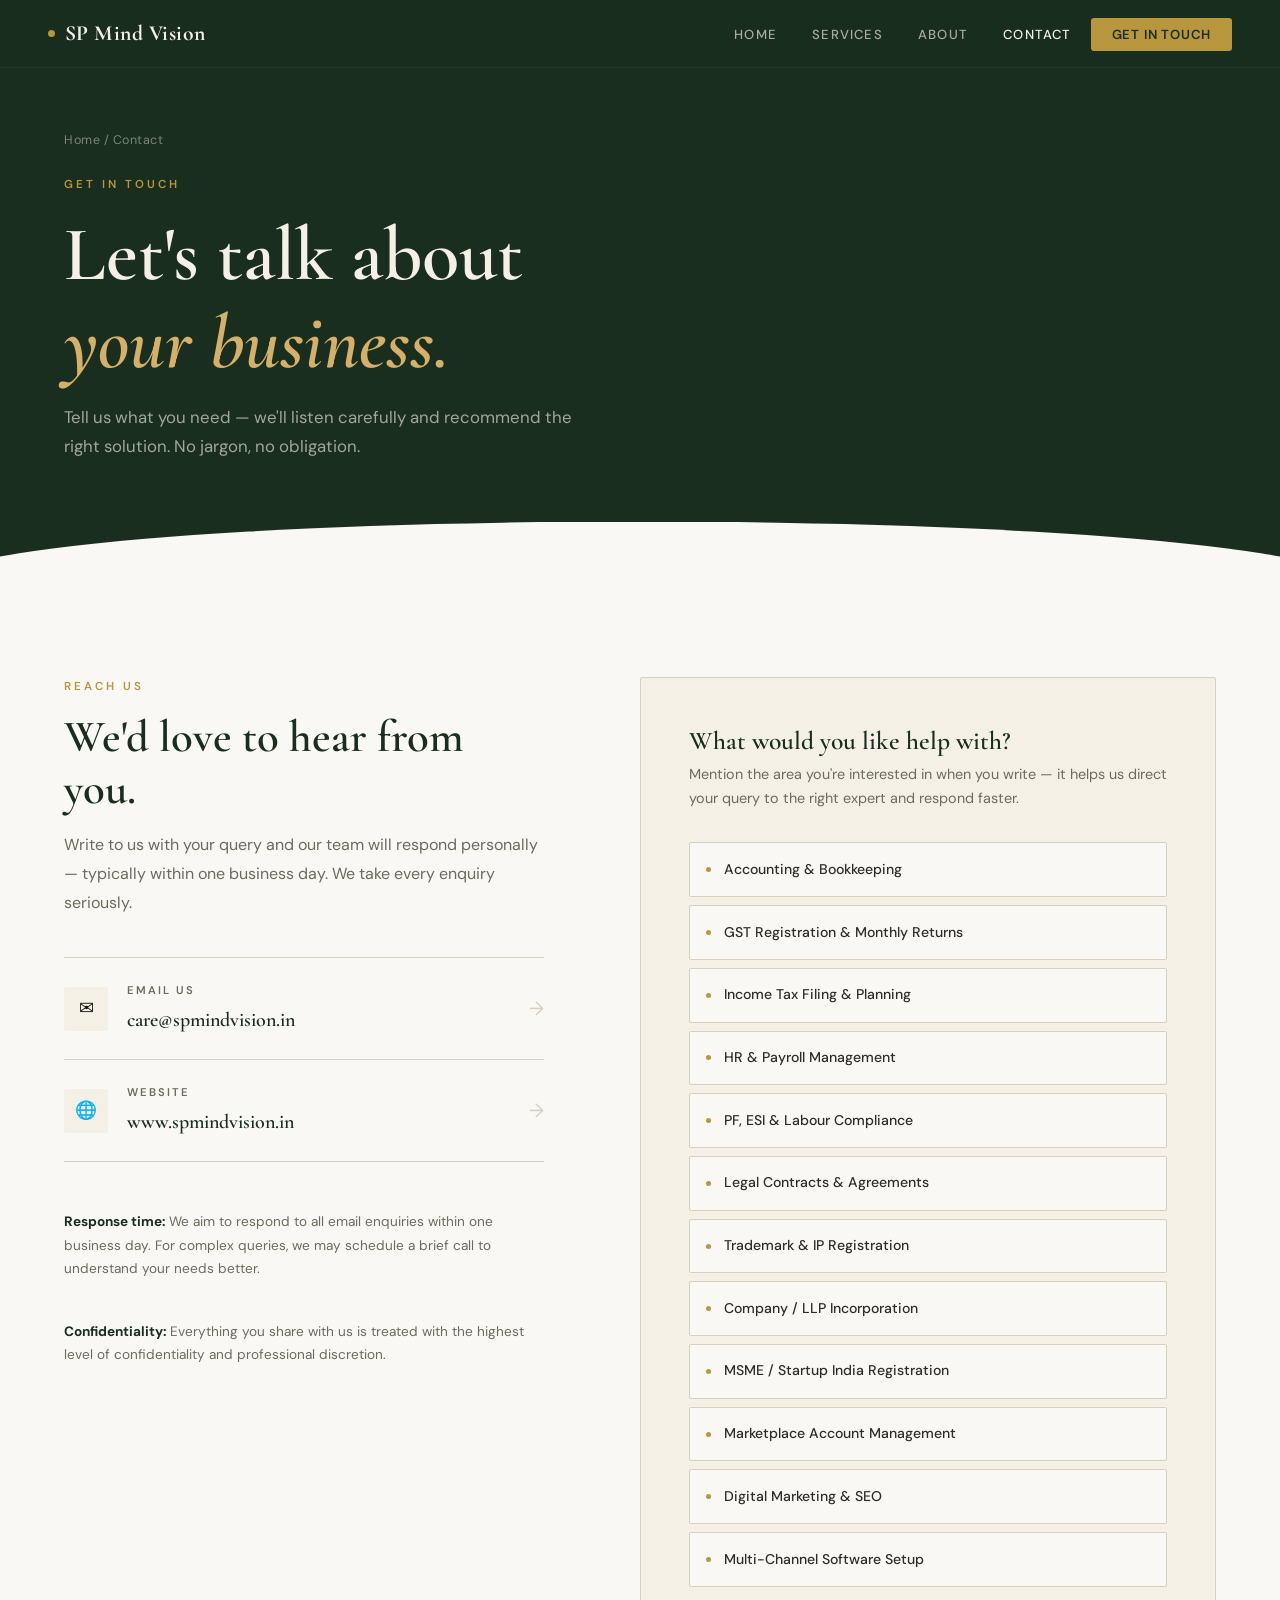
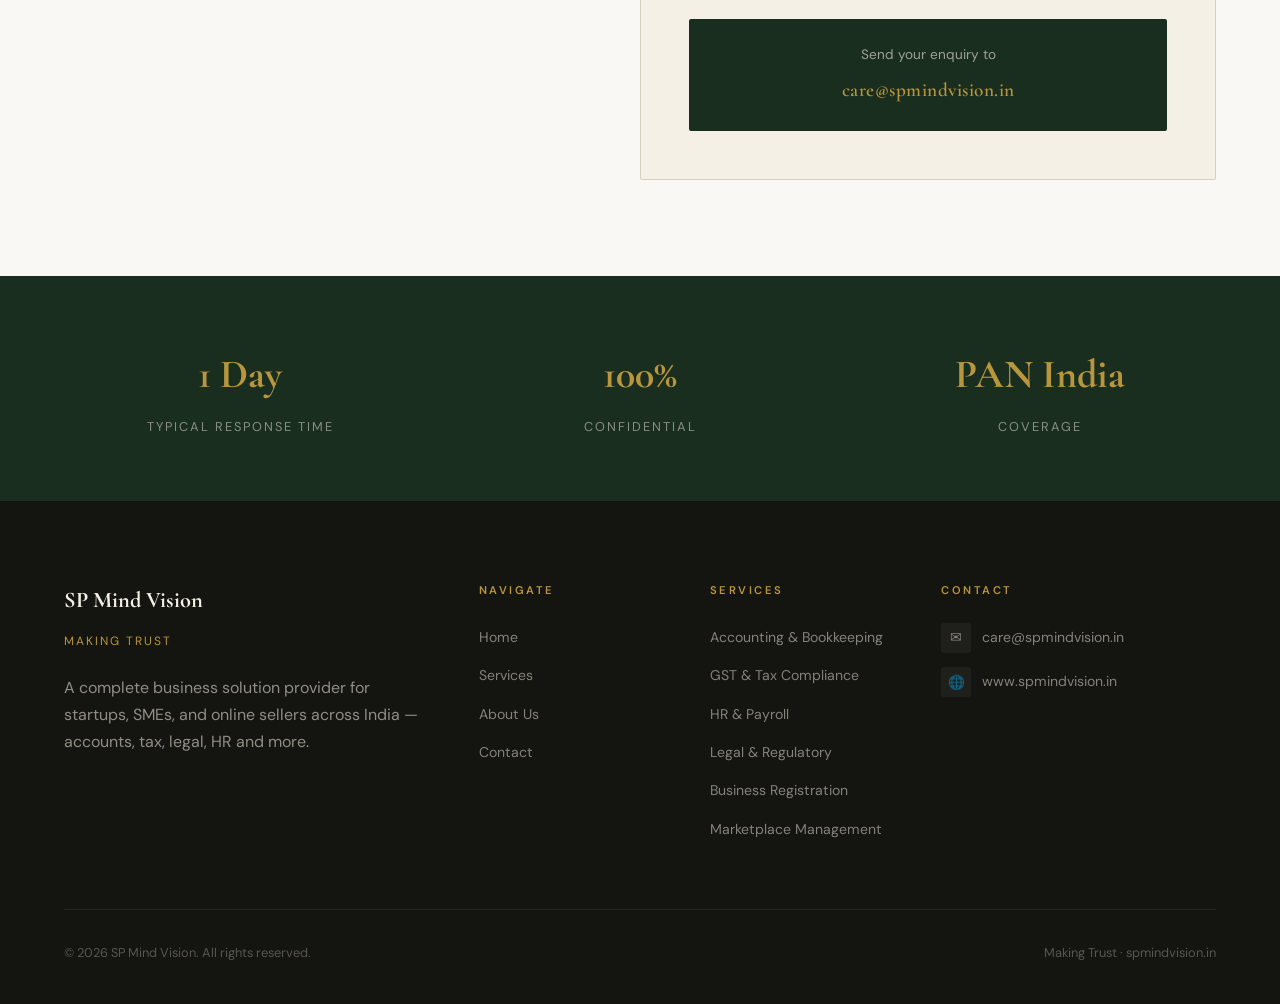
<file: contact.html>
<!DOCTYPE html>
<html lang="en">
<head>
  <meta charset="UTF-8"/>
  <meta name="viewport" content="width=device-width, initial-scale=1.0"/>
  <title>Contact Us – SP Mind Vision</title>
  <meta name="description" content="Get in touch with SP Mind Vision. Email us at care@spmindvision.in for all business enquiries."/>
  <link rel="preconnect" href="https://fonts.googleapis.com">
  <link rel="preconnect" href="https://fonts.gstatic.com" crossorigin>
  <link href="https://fonts.googleapis.com/css2?family=Cormorant+Garamond:wght@300;400;500;600;700&family=DM+Sans:wght@300;400;500;600&display=swap" rel="stylesheet">
  <link rel="stylesheet" href="style.css">
  <style>
    .contact-layout {
      display: grid;
      grid-template-columns: 1fr 1.2fr;
      gap: 6rem;
      align-items: start;
    }

    .contact-left h2 {
      font-size: clamp(2rem, 4vw, 2.8rem);
      color: var(--forest);
      margin-bottom: 1rem;
    }

    .contact-left p {
      font-size: 1rem;
      color: var(--muted);
      line-height: 1.8;
      margin-bottom: 2.5rem;
    }

    .contact-method {
      display: flex;
      align-items: center;
      gap: 1.2rem;
      padding: 1.4rem 0;
      border-bottom: 1px solid var(--border);
      text-decoration: none;
      color: var(--ink);
      transition: all 0.25s ease;
    }

    .contact-method:first-of-type { border-top: 1px solid var(--border); }

    .contact-method:hover { padding-left: 0.5rem; }
    .contact-method:hover .cm-label { color: var(--gold); }

    .cm-icon {
      width: 44px; height: 44px;
      background: var(--cream);
      border-radius: 2px;
      display: flex;
      align-items: center;
      justify-content: center;
      font-size: 1.1rem;
      flex-shrink: 0;
      transition: background 0.25s;
    }

    .contact-method:hover .cm-icon { background: rgba(184,150,62,0.15); }

    .cm-label {
      font-size: 0.7rem;
      font-weight: 600;
      letter-spacing: 2px;
      text-transform: uppercase;
      color: var(--muted);
      margin-bottom: 0.2rem;
      transition: color 0.25s;
    }

    .cm-value {
      font-family: 'Cormorant Garamond', serif;
      font-size: 1.25rem;
      font-weight: 600;
      color: var(--forest);
    }

    .cm-arrow {
      margin-left: auto;
      color: var(--border);
      font-size: 1.2rem;
      transition: all 0.25s;
    }

    .contact-method:hover .cm-arrow { color: var(--gold); transform: translateX(4px); }

    /* Right side — service enquiry list */
    .contact-right {
      background: var(--cream);
      border: 1px solid var(--border);
      padding: 3rem;
      border-radius: 2px;
    }

    .contact-right h3 {
      font-size: 1.6rem;
      color: var(--forest);
      margin-bottom: 0.5rem;
    }

    .contact-right > p {
      font-size: 0.9rem;
      color: var(--muted);
      margin-bottom: 2rem;
      line-height: 1.65;
    }

    .enquiry-list {
      display: flex;
      flex-direction: column;
      gap: 0.5rem;
      margin-bottom: 2rem;
    }

    .enquiry-item {
      display: flex;
      align-items: center;
      gap: 0.8rem;
      padding: 0.9rem 1rem;
      background: var(--white);
      border: 1px solid var(--border);
      border-radius: 2px;
      font-size: 0.88rem;
      font-weight: 500;
      color: var(--ink-mid);
      cursor: default;
      transition: all 0.2s;
    }

    .enquiry-item:hover {
      border-color: var(--gold);
      color: var(--forest);
    }

    .enquiry-item::before {
      content: '';
      width: 5px; height: 5px;
      background: var(--gold);
      border-radius: 50%;
      flex-shrink: 0;
    }

    .contact-right .email-prompt {
      background: var(--forest);
      color: var(--cream);
      padding: 1.5rem;
      border-radius: 2px;
      text-align: center;
    }

    .contact-right .email-prompt p {
      font-size: 0.85rem;
      color: rgba(245,240,230,0.6);
      margin-bottom: 0.5rem;
    }

    .contact-right .email-prompt a {
      font-family: 'Cormorant Garamond', serif;
      font-size: 1.2rem;
      font-weight: 600;
      color: var(--gold);
      letter-spacing: 0.5px;
      transition: color 0.2s;
    }

    .contact-right .email-prompt a:hover { color: var(--gold-light); }

    @media(max-width:900px){
      .contact-layout { grid-template-columns:1fr; gap:3rem; }
    }
  </style>
</head>
<body>

<!-- NAVBAR -->
<nav class="navbar">
  <a href="index.html" class="brand">
    <span class="brand-dot"></span> SP Mind Vision
  </a>
  <ul class="nav-links">
    <li><a href="index.html">Home</a></li>
    <li><a href="services.html">Services</a></li>
    <li><a href="about.html">About</a></li>
    <li><a href="contact.html" class="active">Contact</a></li>
    <li><a href="contact.html" class="nav-cta">Get in Touch</a></li>
  </ul>
  <div class="hamburger" onclick="toggleMenu()">
    <span></span><span></span><span></span>
  </div>
</nav>
<div class="mobile-menu" id="mobileMenu">
  <a href="index.html">Home</a>
  <a href="services.html">Services</a>
  <a href="about.html">About</a>
  <a href="contact.html">Contact</a>
  <a href="contact.html">Get in Touch →</a>
</div>

<!-- HERO -->
<section class="page-hero">
  <div class="container">
    <div class="page-hero-inner">
      <div class="breadcrumb"><a href="index.html">Home</a> / Contact</div>
      <span class="eyebrow">Get in Touch</span>
      <h1 style="font-size:clamp(3rem,6vw,5rem); max-width:700px; margin-bottom:1rem;">Let's talk about<br><em style="color:var(--gold-light);">your business.</em></h1>
      <p style="font-size:1.05rem; color:rgba(245,240,230,0.62); max-width:520px; padding-bottom:2.5rem;">Tell us what you need — we'll listen carefully and recommend the right solution. No jargon, no obligation.</p>
    </div>
  </div>
</section>

<!-- CONTACT SECTION -->
<section class="section">
  <div class="container">
    <div class="contact-layout">

      <!-- LEFT: contact methods -->
      <div class="contact-left">
        <span class="eyebrow">Reach Us</span>
        <h2>We'd love to hear from you.</h2>
        <p>Write to us with your query and our team will respond personally — typically within one business day. We take every enquiry seriously.</p>

        <a href="mailto:care@spmindvision.in" class="contact-method">
          <div class="cm-icon">✉</div>
          <div>
            <div class="cm-label">Email Us</div>
            <div class="cm-value">care@spmindvision.in</div>
          </div>
          <span class="cm-arrow">→</span>
        </a>

        <a href="https://www.spmindvision.in" target="_blank" rel="noopener" class="contact-method">
          <div class="cm-icon">🌐</div>
          <div>
            <div class="cm-label">Website</div>
            <div class="cm-value">www.spmindvision.in</div>
          </div>
          <span class="cm-arrow">→</span>
        </a>

        <div style="margin-top:3rem;">
          <p style="font-size:0.85rem; color:var(--muted); line-height:1.7;">
            <strong style="color:var(--forest);">Response time:</strong> We aim to respond to all email enquiries within one business day. For complex queries, we may schedule a brief call to understand your needs better.
          </p>
          <p style="font-size:0.85rem; color:var(--muted); line-height:1.7; margin-top:0.8rem;">
            <strong style="color:var(--forest);">Confidentiality:</strong> Everything you share with us is treated with the highest level of confidentiality and professional discretion.
          </p>
        </div>
      </div>

      <!-- RIGHT: what to write about -->
      <div class="contact-right">
        <h3>What would you like help with?</h3>
        <p>Mention the area you're interested in when you write — it helps us direct your query to the right expert and respond faster.</p>

        <div class="enquiry-list">
          <div class="enquiry-item">Accounting & Bookkeeping</div>
          <div class="enquiry-item">GST Registration & Monthly Returns</div>
          <div class="enquiry-item">Income Tax Filing & Planning</div>
          <div class="enquiry-item">HR & Payroll Management</div>
          <div class="enquiry-item">PF, ESI & Labour Compliance</div>
          <div class="enquiry-item">Legal Contracts & Agreements</div>
          <div class="enquiry-item">Trademark & IP Registration</div>
          <div class="enquiry-item">Company / LLP Incorporation</div>
          <div class="enquiry-item">MSME / Startup India Registration</div>
          <div class="enquiry-item">Marketplace Account Management</div>
          <div class="enquiry-item">Digital Marketing & SEO</div>
          <div class="enquiry-item">Multi-Channel Software Setup</div>
        </div>

        <div class="email-prompt">
          <p>Send your enquiry to</p>
          <a href="mailto:care@spmindvision.in">care@spmindvision.in</a>
        </div>
      </div>

    </div>
  </div>
</section>

<!-- WHY CHOOSE US STRIP -->
<section class="section-sm bg-forest">
  <div class="container">
    <div style="display:grid; grid-template-columns:repeat(3,1fr); gap:3rem; text-align:center;">
      <div>
        <div style="font-family:'Cormorant Garamond',serif; font-size:2.5rem; font-weight:700; color:var(--gold); margin-bottom:0.5rem;">1 Day</div>
        <div style="font-size:0.8rem; letter-spacing:2px; text-transform:uppercase; color:rgba(245,240,230,0.5);">Typical Response Time</div>
      </div>
      <div>
        <div style="font-family:'Cormorant Garamond',serif; font-size:2.5rem; font-weight:700; color:var(--gold); margin-bottom:0.5rem;">100%</div>
        <div style="font-size:0.8rem; letter-spacing:2px; text-transform:uppercase; color:rgba(245,240,230,0.5);">Confidential</div>
      </div>
      <div>
        <div style="font-family:'Cormorant Garamond',serif; font-size:2.5rem; font-weight:700; color:var(--gold); margin-bottom:0.5rem;">PAN India</div>
        <div style="font-size:0.8rem; letter-spacing:2px; text-transform:uppercase; color:rgba(245,240,230,0.5);">Coverage</div>
      </div>
    </div>
  </div>
</section>

<!-- FOOTER -->
<footer>
  <div class="container">
    <div class="footer-grid">
      <div>
        <div class="footer-brand">SP Mind Vision<br><span style="font-family:'DM Sans',sans-serif; font-size:0.75rem; font-weight:400; color:var(--gold); letter-spacing:2px; text-transform:uppercase;">Making Trust</span></div>
        <p>A complete business solution provider for startups, SMEs, and online sellers across India — accounts, tax, legal, HR and more.</p>
      </div>
      <div class="footer-col">
        <h5>Navigate</h5>
        <ul>
          <li><a href="index.html">Home</a></li>
          <li><a href="services.html">Services</a></li>
          <li><a href="about.html">About Us</a></li>
          <li><a href="contact.html">Contact</a></li>
        </ul>
      </div>
      <div class="footer-col">
        <h5>Services</h5>
        <ul>
          <li><a href="services.html#accounts">Accounting & Bookkeeping</a></li>
          <li><a href="services.html#tax">GST & Tax Compliance</a></li>
          <li><a href="services.html#hr">HR & Payroll</a></li>
          <li><a href="services.html#legal">Legal & Regulatory</a></li>
          <li><a href="services.html#registration">Business Registration</a></li>
          <li><a href="services.html#marketplace">Marketplace Management</a></li>
        </ul>
      </div>
      <div class="footer-col">
        <h5>Contact</h5>
        <a href="mailto:care@spmindvision.in" class="footer-contact-link"><span>✉</span> care@spmindvision.in</a>
        <a href="https://www.spmindvision.in" class="footer-contact-link"><span>🌐</span> www.spmindvision.in</a>
      </div>
    </div>
    <div class="footer-bottom">
      <span>© 2026 SP Mind Vision. All rights reserved.</span>
      <span>Making Trust · spmindvision.in</span>
    </div>
  </div>
</footer>

<script src="main.js"></script>
</body>
</html>
</file>
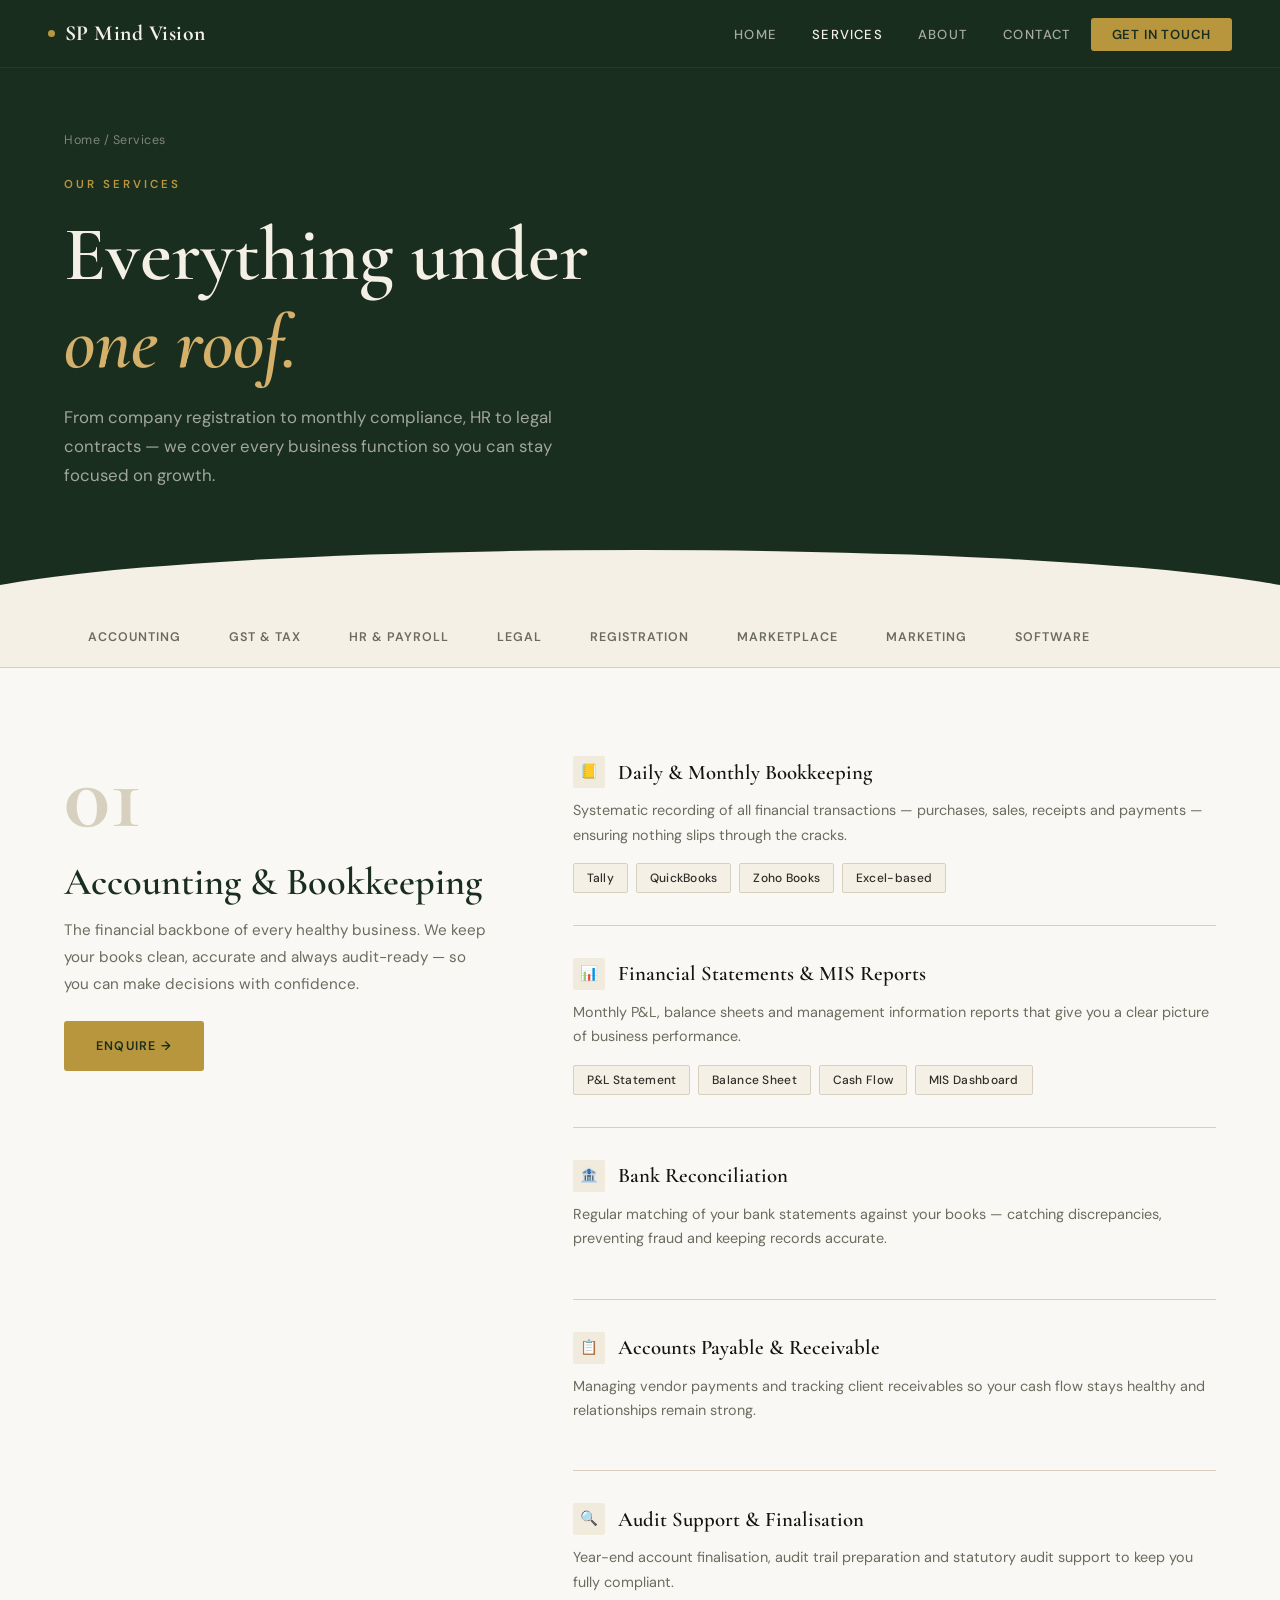
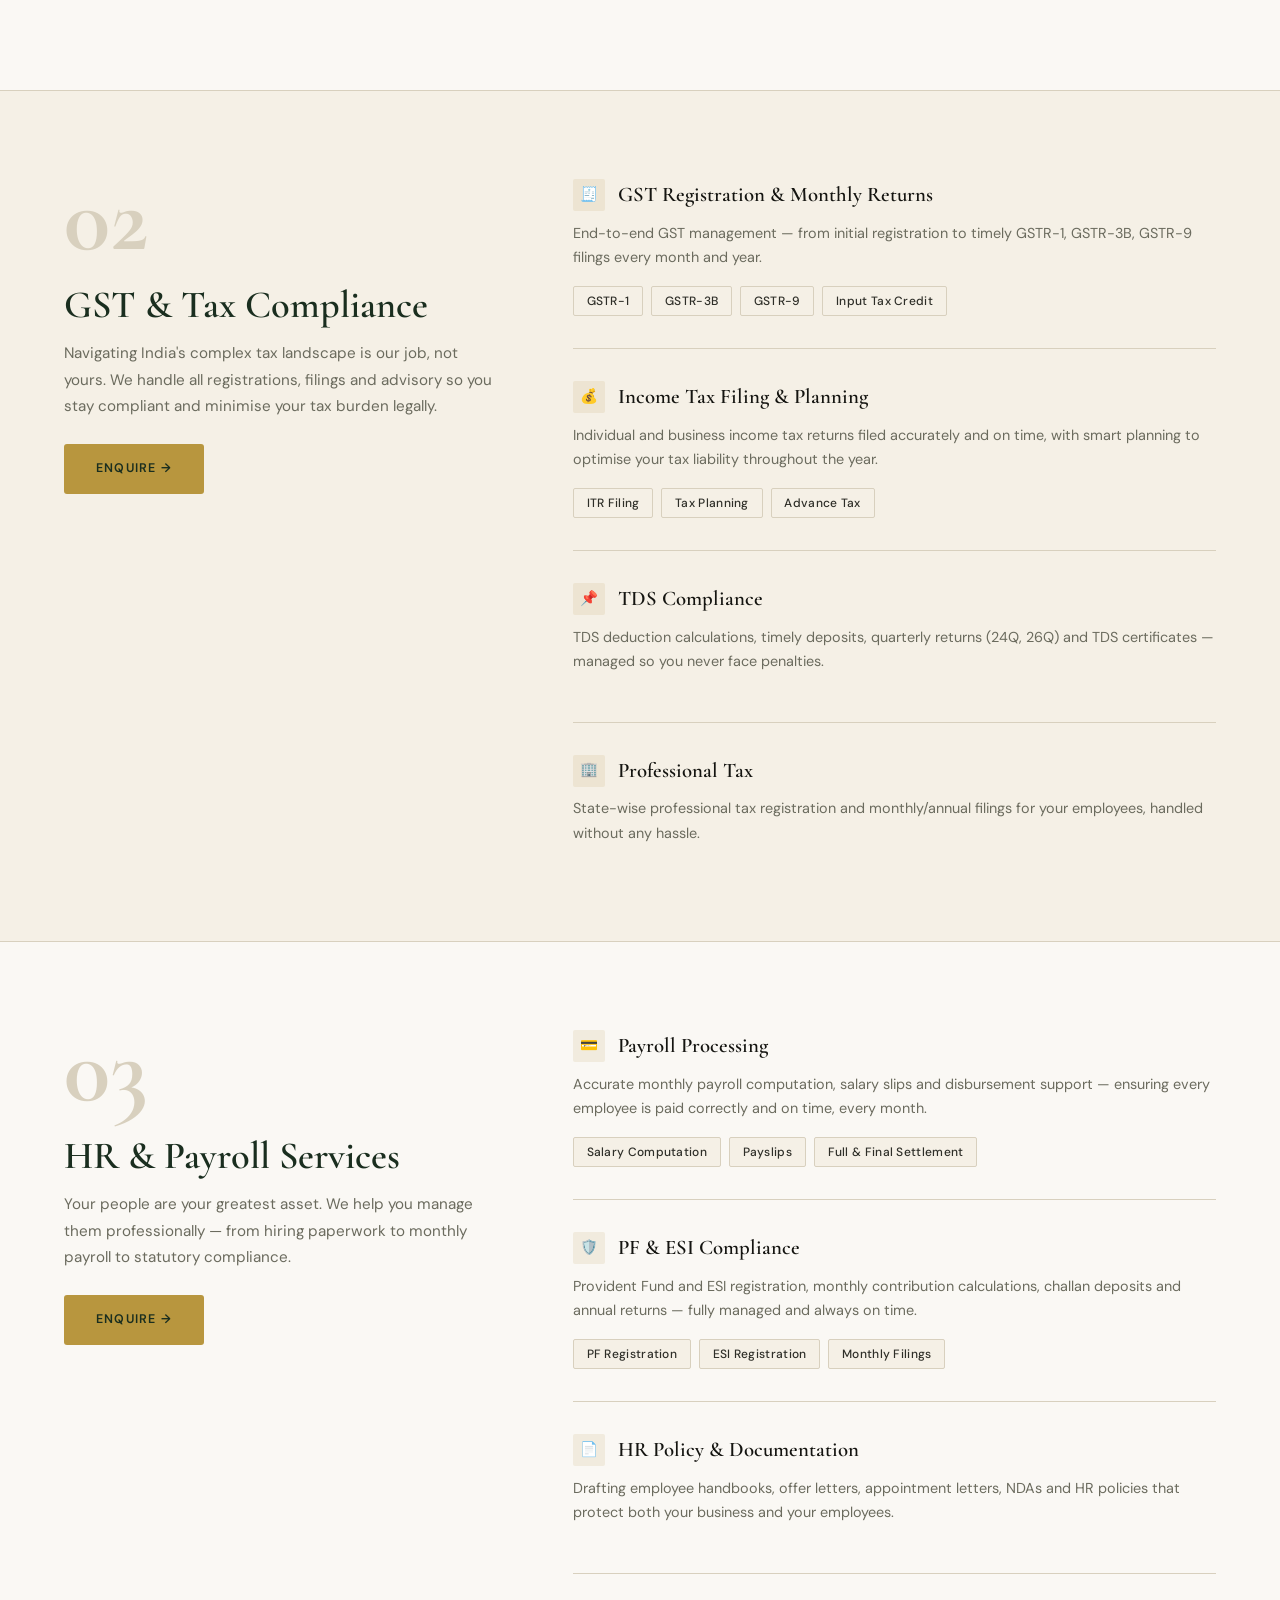
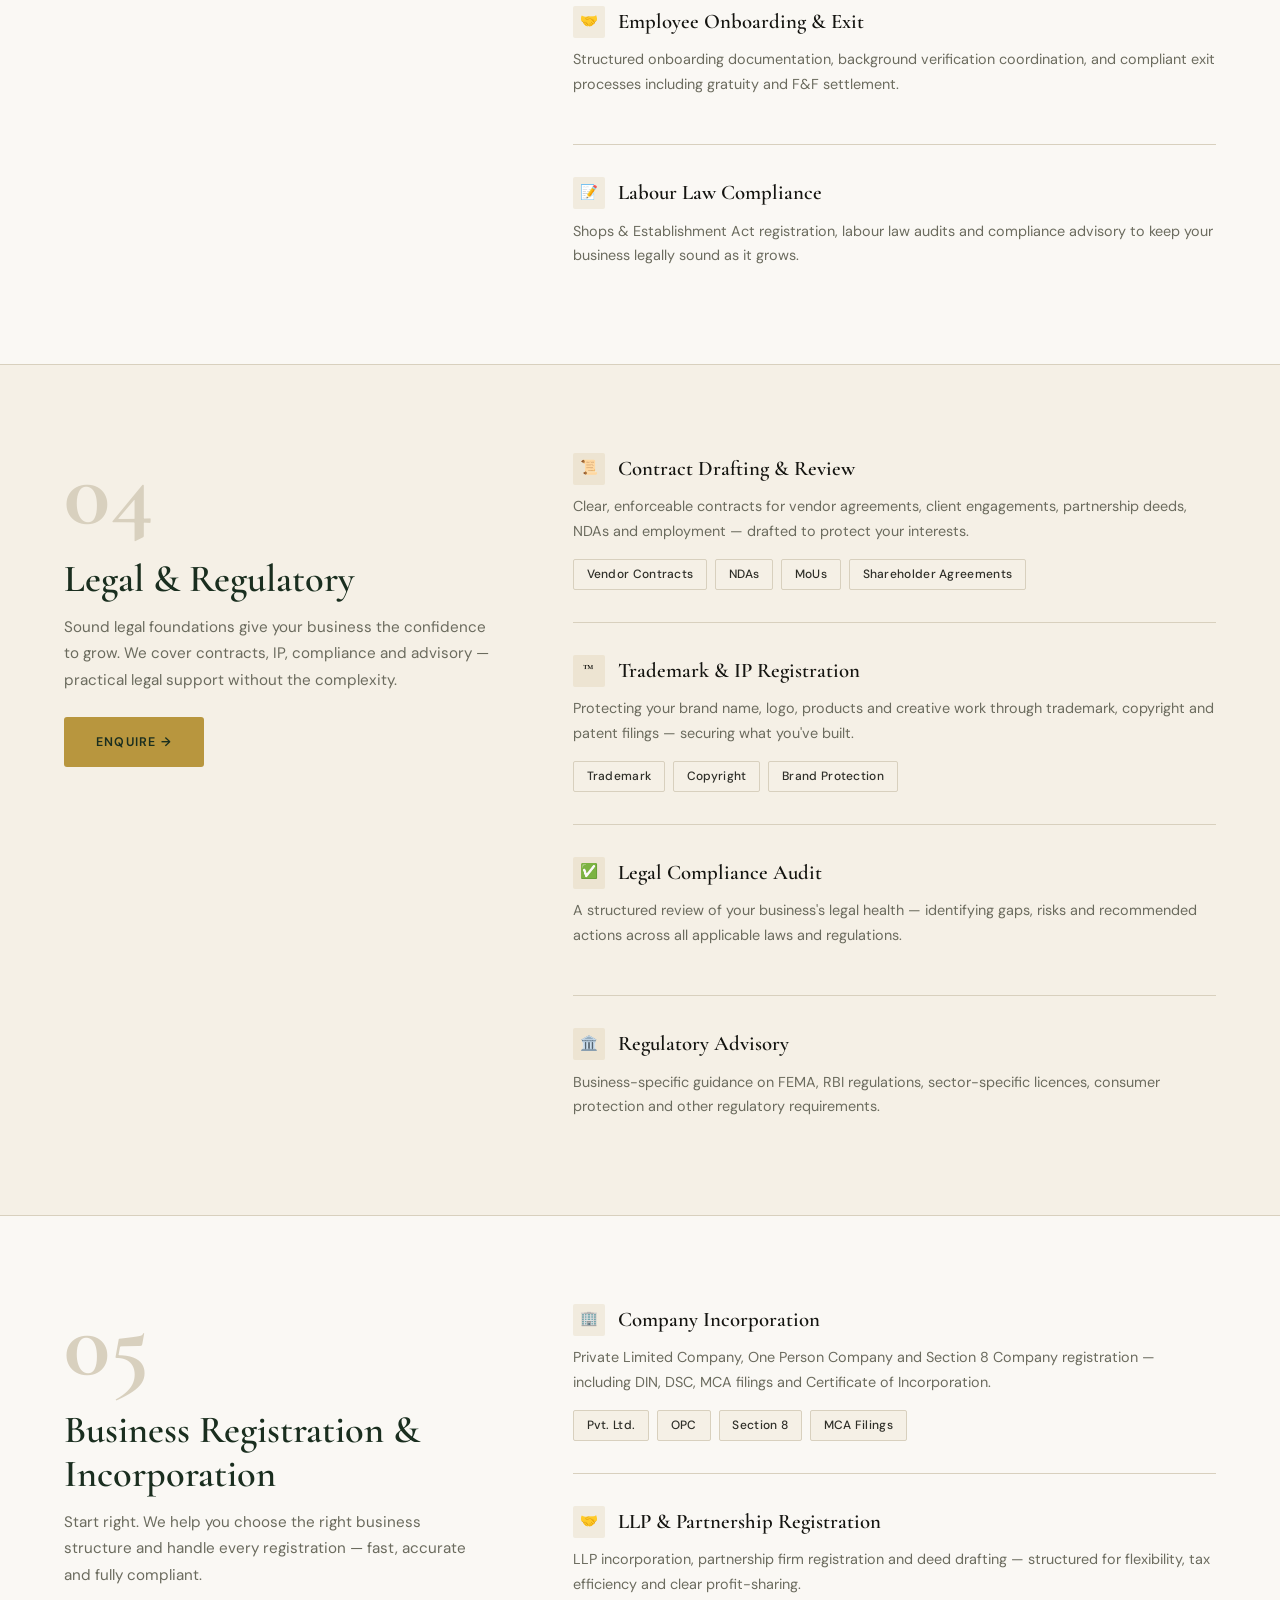
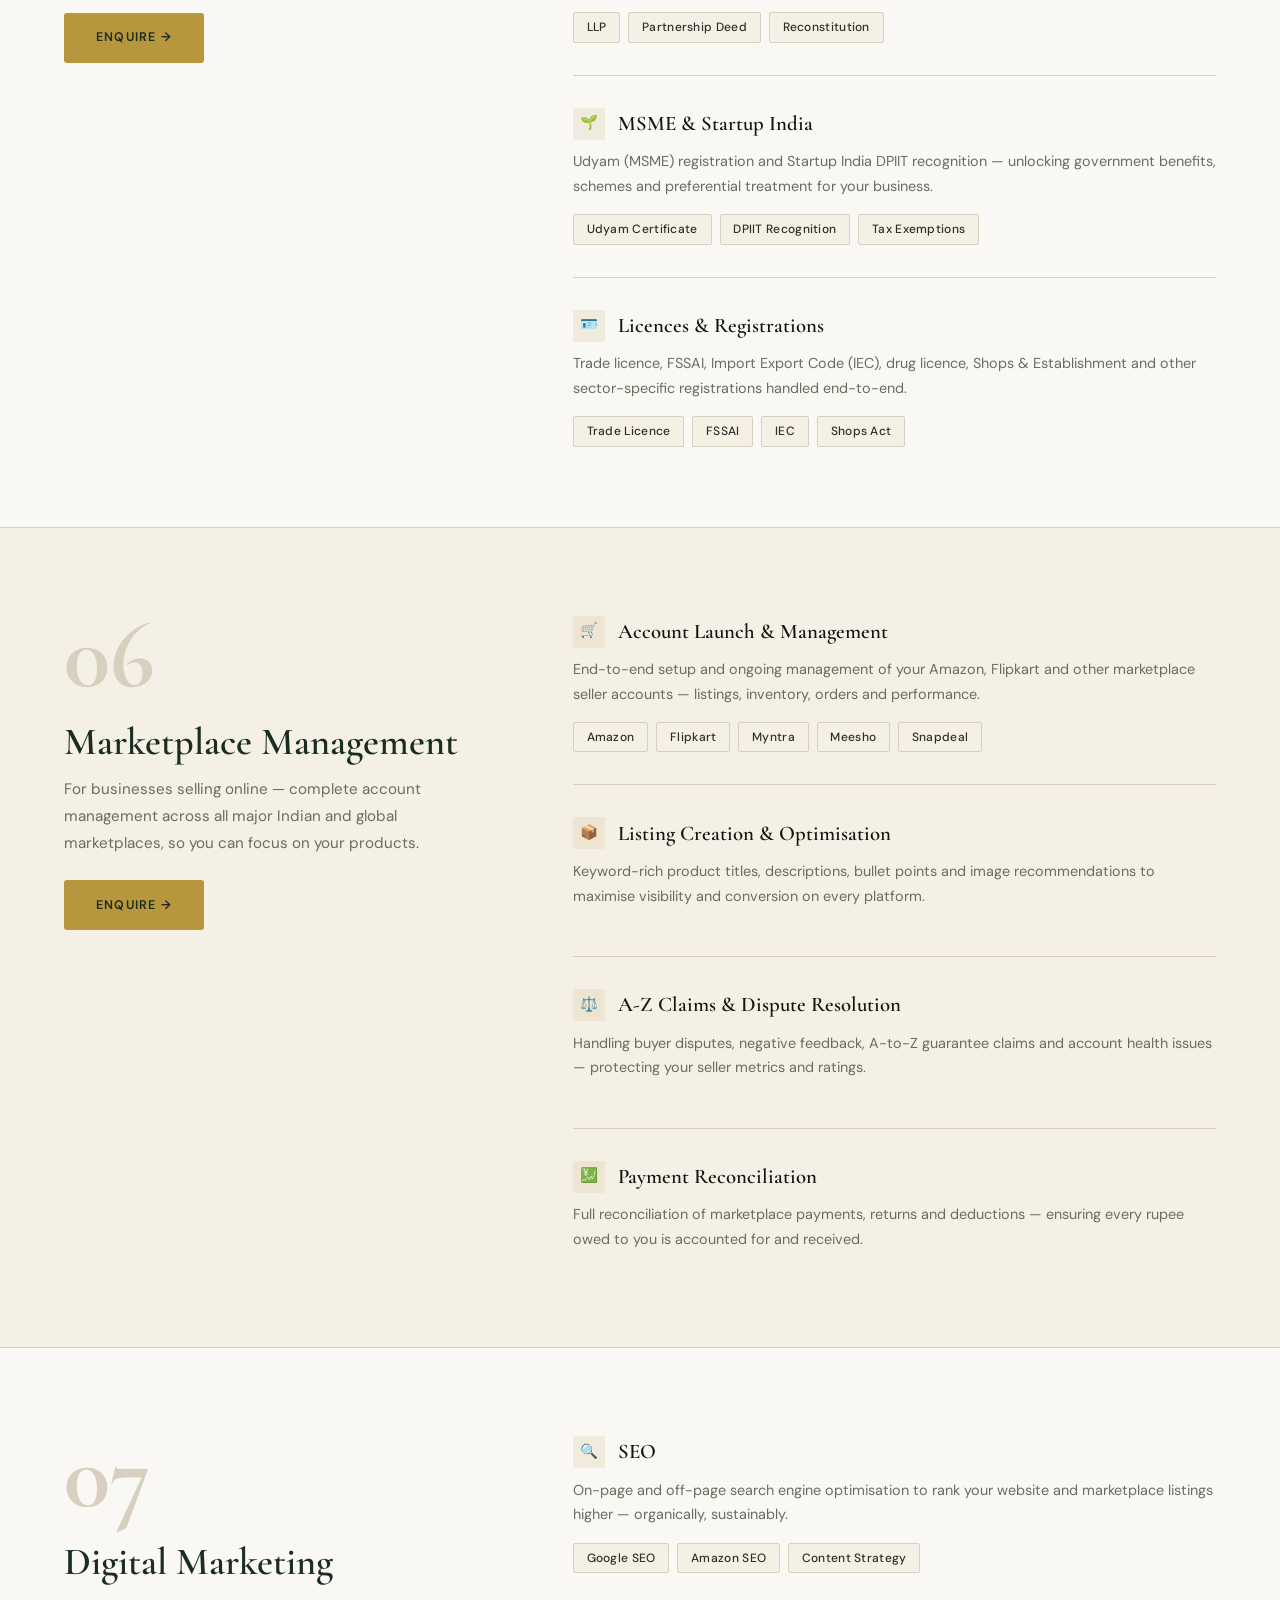
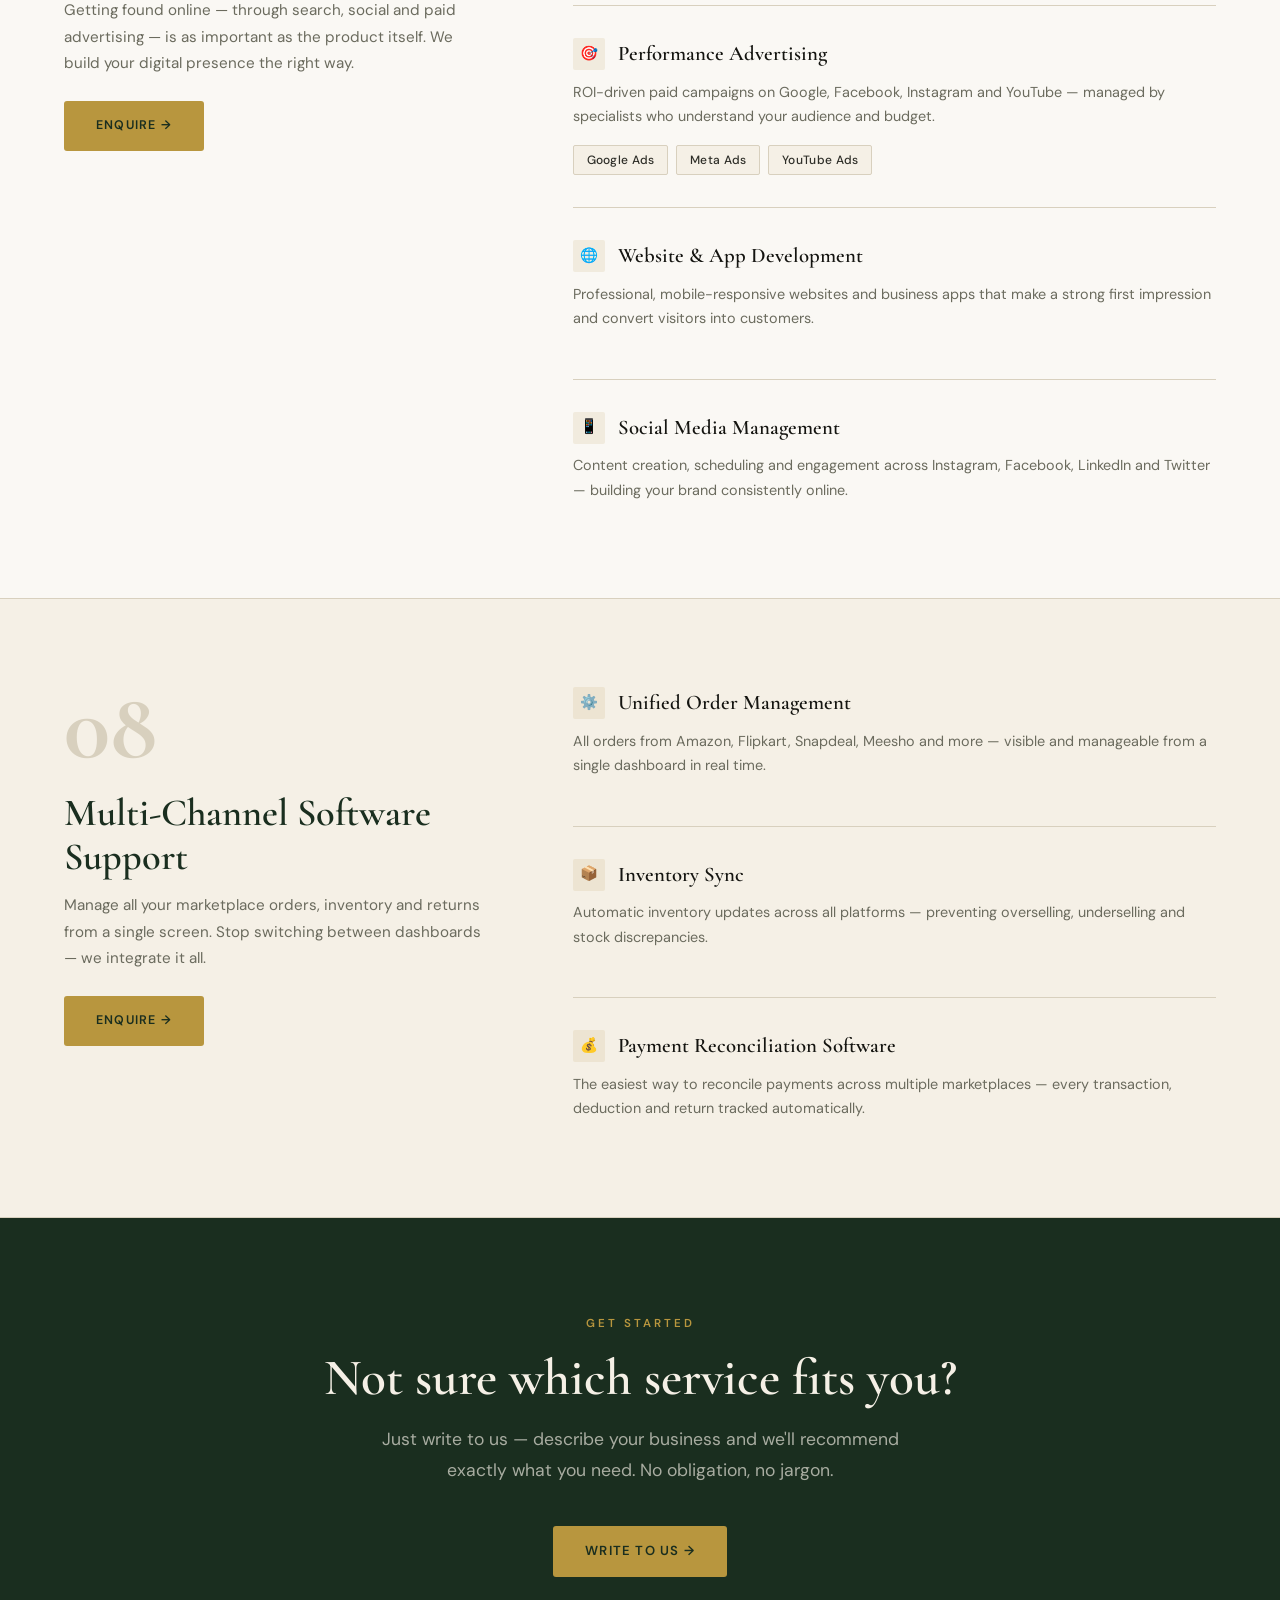
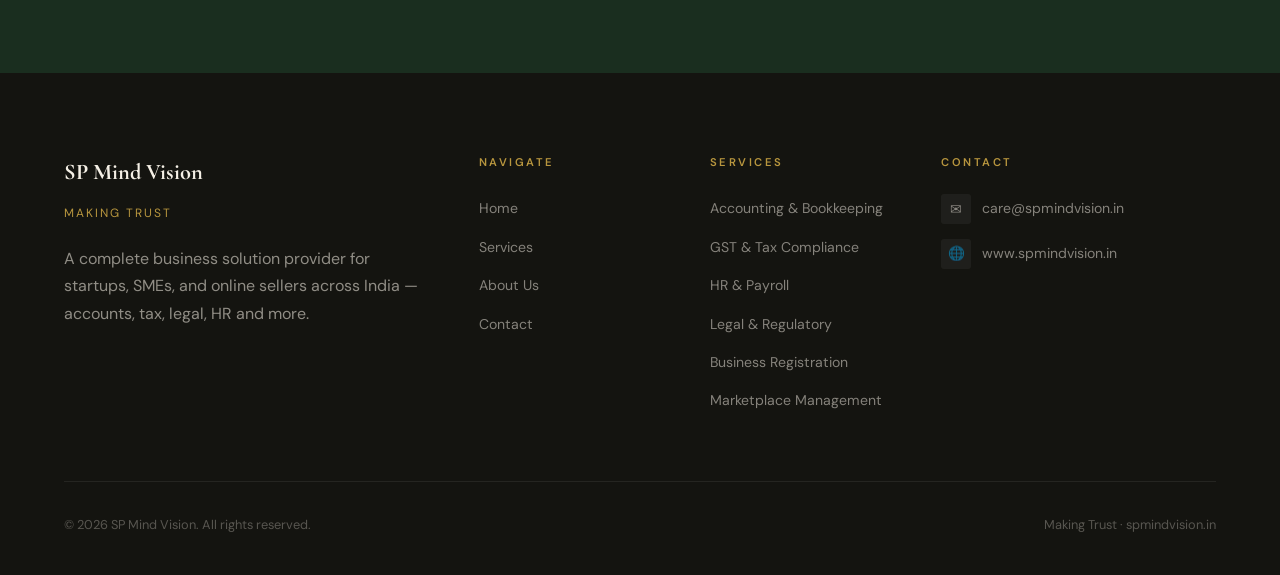
<file: services.html>
<!DOCTYPE html>
<html lang="en">
<head>
  <meta charset="UTF-8"/>
  <meta name="viewport" content="width=device-width, initial-scale=1.0"/>
  <title>Our Services – SP Mind Vision</title>
  <meta name="description" content="SP Mind Vision's full service portfolio: Accounting, Bookkeeping, HR & Payroll, GST & Tax, Legal, Business Registration, Marketplace Management and more."/>
  <link rel="preconnect" href="https://fonts.googleapis.com">
  <link rel="preconnect" href="https://fonts.gstatic.com" crossorigin>
  <link href="https://fonts.googleapis.com/css2?family=Cormorant+Garamond:wght@300;400;500;600;700&family=DM+Sans:wght@300;400;500;600&display=swap" rel="stylesheet">
  <link rel="stylesheet" href="style.css">
  <style>
    .service-block {
      padding: 80px 0;
      scroll-margin-top: 80px;
      border-bottom: 1px solid var(--border);
    }
    .service-block:last-child { border-bottom: none; }
    .service-block-inner {
      display: grid;
      grid-template-columns: 1fr 1.5fr;
      gap: 5rem;
      align-items: start;
    }
    .service-block-left { position: sticky; top: 100px; }
    .service-block-left .big-num {
      font-family: 'Cormorant Garamond', serif;
      font-size: 6rem;
      font-weight: 700;
      color: var(--border);
      line-height: 1;
      margin-bottom: 1rem;
    }
    .service-block-left h2 {
      font-size: clamp(1.8rem, 3vw, 2.4rem);
      color: var(--forest);
      margin-bottom: 0.8rem;
    }
    .service-block-left p {
      font-size: 0.95rem;
      color: var(--muted);
      line-height: 1.75;
      margin-bottom: 1.5rem;
    }
    .service-block-right { padding-top: 0.5rem; }

    .sub-service {
      padding: 2rem 0;
      border-bottom: 1px solid var(--border);
    }
    .sub-service:first-child { padding-top: 0; }
    .sub-service:last-child { border-bottom: none; padding-bottom: 0; }

    .sub-service h3 {
      font-size: 1.3rem;
      color: var(--ink);
      margin-bottom: 0.6rem;
      display: flex;
      align-items: center;
      gap: 0.8rem;
    }

    .sub-service h3 .icon {
      width: 32px; height: 32px;
      background: rgba(184,150,62,0.12);
      border-radius: 2px;
      display: flex;
      align-items: center;
      justify-content: center;
      font-size: 0.9rem;
      flex-shrink: 0;
    }

    .sub-service p {
      font-size: 0.9rem;
      color: var(--muted);
      line-height: 1.7;
      margin-bottom: 1rem;
    }

    .tag-list {
      display: flex;
      flex-wrap: wrap;
      gap: 0.5rem;
    }

    .tag {
      background: var(--cream);
      border: 1px solid var(--border);
      color: var(--ink-mid);
      font-size: 0.75rem;
      font-weight: 500;
      padding: 0.25rem 0.8rem;
      border-radius: 2px;
      letter-spacing: 0.3px;
    }

    /* nav pills for jumping to sections */
    .service-nav {
      background: var(--cream);
      border-bottom: 1px solid var(--border);
      position: sticky;
      top: 68px;
      z-index: 100;
      padding: 0;
    }

    .service-nav-inner {
      display: flex;
      gap: 0;
      overflow-x: auto;
      -ms-overflow-style: none;
      scrollbar-width: none;
    }

    .service-nav-inner::-webkit-scrollbar { display: none; }

    .service-nav-inner a {
      font-size: 0.78rem;
      font-weight: 600;
      letter-spacing: 1px;
      text-transform: uppercase;
      color: var(--muted);
      padding: 1.1rem 1.5rem;
      white-space: nowrap;
      border-bottom: 2px solid transparent;
      transition: all 0.2s;
    }

    .service-nav-inner a:hover {
      color: var(--forest);
      border-bottom-color: var(--gold);
    }

    @media(max-width:900px){
      .service-block-inner { grid-template-columns:1fr; gap:2rem; }
      .service-block-left { position: static; }
      .service-block-left .big-num { font-size:4rem; }
    }
  </style>
</head>
<body>

<!-- NAVBAR -->
<nav class="navbar">
  <a href="index.html" class="brand">
    <span class="brand-dot"></span> SP Mind Vision
  </a>
  <ul class="nav-links">
    <li><a href="index.html">Home</a></li>
    <li><a href="services.html" class="active">Services</a></li>
    <li><a href="about.html">About</a></li>
    <li><a href="contact.html">Contact</a></li>
    <li><a href="contact.html" class="nav-cta">Get in Touch</a></li>
  </ul>
  <div class="hamburger" onclick="toggleMenu()">
    <span></span><span></span><span></span>
  </div>
</nav>
<div class="mobile-menu" id="mobileMenu">
  <a href="index.html">Home</a>
  <a href="services.html">Services</a>
  <a href="about.html">About</a>
  <a href="contact.html">Contact</a>
  <a href="contact.html">Get in Touch →</a>
</div>

<!-- HERO -->
<section class="page-hero cream-after">
  <div class="container">
    <div class="page-hero-inner">
      <div class="breadcrumb"><a href="index.html">Home</a> / Services</div>
      <span class="eyebrow">Our Services</span>
      <h1 style="font-size:clamp(3rem,6vw,5rem); max-width:700px; margin-bottom:1rem;">Everything under<br><em style="color:var(--gold-light);">one roof.</em></h1>
      <p style="font-size:1.05rem; color:rgba(245,240,230,0.62); max-width:520px; padding-bottom:2.5rem;">From company registration to monthly compliance, HR to legal contracts — we cover every business function so you can stay focused on growth.</p>
    </div>
  </div>
</section>

<!-- SERVICE NAV PILLS -->
<div class="service-nav">
  <div class="container">
    <div class="service-nav-inner">
      <a href="#accounts">Accounting</a>
      <a href="#tax">GST & Tax</a>
      <a href="#hr">HR & Payroll</a>
      <a href="#legal">Legal</a>
      <a href="#registration">Registration</a>
      <a href="#marketplace">Marketplace</a>
      <a href="#marketing">Marketing</a>
      <a href="#software">Software</a>
    </div>
  </div>
</div>

<!-- ── ACCOUNTING & BOOKKEEPING ── -->
<section class="service-block" id="accounts">
  <div class="container">
    <div class="service-block-inner">
      <div class="service-block-left">
        <div class="big-num">01</div>
        <h2>Accounting & Bookkeeping</h2>
        <p>The financial backbone of every healthy business. We keep your books clean, accurate and always audit-ready — so you can make decisions with confidence.</p>
        <a href="contact.html" class="btn btn-gold" style="font-size:0.78rem;">Enquire →</a>
      </div>
      <div class="service-block-right">
        <div class="sub-service">
          <h3><span class="icon">📒</span>Daily & Monthly Bookkeeping</h3>
          <p>Systematic recording of all financial transactions — purchases, sales, receipts and payments — ensuring nothing slips through the cracks.</p>
          <div class="tag-list"><span class="tag">Tally</span><span class="tag">QuickBooks</span><span class="tag">Zoho Books</span><span class="tag">Excel-based</span></div>
        </div>
        <div class="sub-service">
          <h3><span class="icon">📊</span>Financial Statements & MIS Reports</h3>
          <p>Monthly P&L, balance sheets and management information reports that give you a clear picture of business performance.</p>
          <div class="tag-list"><span class="tag">P&L Statement</span><span class="tag">Balance Sheet</span><span class="tag">Cash Flow</span><span class="tag">MIS Dashboard</span></div>
        </div>
        <div class="sub-service">
          <h3><span class="icon">🏦</span>Bank Reconciliation</h3>
          <p>Regular matching of your bank statements against your books — catching discrepancies, preventing fraud and keeping records accurate.</p>
        </div>
        <div class="sub-service">
          <h3><span class="icon">📋</span>Accounts Payable & Receivable</h3>
          <p>Managing vendor payments and tracking client receivables so your cash flow stays healthy and relationships remain strong.</p>
        </div>
        <div class="sub-service">
          <h3><span class="icon">🔍</span>Audit Support & Finalisation</h3>
          <p>Year-end account finalisation, audit trail preparation and statutory audit support to keep you fully compliant.</p>
        </div>
      </div>
    </div>
  </div>
</section>

<!-- ── GST & TAX ── -->
<section class="service-block" id="tax" style="background:var(--cream);">
  <div class="container">
    <div class="service-block-inner">
      <div class="service-block-left">
        <div class="big-num">02</div>
        <h2>GST & Tax Compliance</h2>
        <p>Navigating India's complex tax landscape is our job, not yours. We handle all registrations, filings and advisory so you stay compliant and minimise your tax burden legally.</p>
        <a href="contact.html" class="btn btn-gold" style="font-size:0.78rem;">Enquire →</a>
      </div>
      <div class="service-block-right">
        <div class="sub-service">
          <h3><span class="icon">🧾</span>GST Registration & Monthly Returns</h3>
          <p>End-to-end GST management — from initial registration to timely GSTR-1, GSTR-3B, GSTR-9 filings every month and year.</p>
          <div class="tag-list"><span class="tag">GSTR-1</span><span class="tag">GSTR-3B</span><span class="tag">GSTR-9</span><span class="tag">Input Tax Credit</span></div>
        </div>
        <div class="sub-service">
          <h3><span class="icon">💰</span>Income Tax Filing & Planning</h3>
          <p>Individual and business income tax returns filed accurately and on time, with smart planning to optimise your tax liability throughout the year.</p>
          <div class="tag-list"><span class="tag">ITR Filing</span><span class="tag">Tax Planning</span><span class="tag">Advance Tax</span></div>
        </div>
        <div class="sub-service">
          <h3><span class="icon">📌</span>TDS Compliance</h3>
          <p>TDS deduction calculations, timely deposits, quarterly returns (24Q, 26Q) and TDS certificates — managed so you never face penalties.</p>
        </div>
        <div class="sub-service">
          <h3><span class="icon">🏢</span>Professional Tax</h3>
          <p>State-wise professional tax registration and monthly/annual filings for your employees, handled without any hassle.</p>
        </div>
      </div>
    </div>
  </div>
</section>

<!-- ── HR & PAYROLL ── -->
<section class="service-block" id="hr">
  <div class="container">
    <div class="service-block-inner">
      <div class="service-block-left">
        <div class="big-num">03</div>
        <h2>HR & Payroll Services</h2>
        <p>Your people are your greatest asset. We help you manage them professionally — from hiring paperwork to monthly payroll to statutory compliance.</p>
        <a href="contact.html" class="btn btn-gold" style="font-size:0.78rem;">Enquire →</a>
      </div>
      <div class="service-block-right">
        <div class="sub-service">
          <h3><span class="icon">💳</span>Payroll Processing</h3>
          <p>Accurate monthly payroll computation, salary slips and disbursement support — ensuring every employee is paid correctly and on time, every month.</p>
          <div class="tag-list"><span class="tag">Salary Computation</span><span class="tag">Payslips</span><span class="tag">Full & Final Settlement</span></div>
        </div>
        <div class="sub-service">
          <h3><span class="icon">🛡️</span>PF & ESI Compliance</h3>
          <p>Provident Fund and ESI registration, monthly contribution calculations, challan deposits and annual returns — fully managed and always on time.</p>
          <div class="tag-list"><span class="tag">PF Registration</span><span class="tag">ESI Registration</span><span class="tag">Monthly Filings</span></div>
        </div>
        <div class="sub-service">
          <h3><span class="icon">📄</span>HR Policy & Documentation</h3>
          <p>Drafting employee handbooks, offer letters, appointment letters, NDAs and HR policies that protect both your business and your employees.</p>
        </div>
        <div class="sub-service">
          <h3><span class="icon">🤝</span>Employee Onboarding & Exit</h3>
          <p>Structured onboarding documentation, background verification coordination, and compliant exit processes including gratuity and F&F settlement.</p>
        </div>
        <div class="sub-service">
          <h3><span class="icon">📝</span>Labour Law Compliance</h3>
          <p>Shops & Establishment Act registration, labour law audits and compliance advisory to keep your business legally sound as it grows.</p>
        </div>
      </div>
    </div>
  </div>
</section>

<!-- ── LEGAL ── -->
<section class="service-block" id="legal" style="background:var(--cream);">
  <div class="container">
    <div class="service-block-inner">
      <div class="service-block-left">
        <div class="big-num">04</div>
        <h2>Legal & Regulatory</h2>
        <p>Sound legal foundations give your business the confidence to grow. We cover contracts, IP, compliance and advisory — practical legal support without the complexity.</p>
        <a href="contact.html" class="btn btn-gold" style="font-size:0.78rem;">Enquire →</a>
      </div>
      <div class="service-block-right">
        <div class="sub-service">
          <h3><span class="icon">📜</span>Contract Drafting & Review</h3>
          <p>Clear, enforceable contracts for vendor agreements, client engagements, partnership deeds, NDAs and employment — drafted to protect your interests.</p>
          <div class="tag-list"><span class="tag">Vendor Contracts</span><span class="tag">NDAs</span><span class="tag">MoUs</span><span class="tag">Shareholder Agreements</span></div>
        </div>
        <div class="sub-service">
          <h3><span class="icon">™</span>Trademark & IP Registration</h3>
          <p>Protecting your brand name, logo, products and creative work through trademark, copyright and patent filings — securing what you've built.</p>
          <div class="tag-list"><span class="tag">Trademark</span><span class="tag">Copyright</span><span class="tag">Brand Protection</span></div>
        </div>
        <div class="sub-service">
          <h3><span class="icon">✅</span>Legal Compliance Audit</h3>
          <p>A structured review of your business's legal health — identifying gaps, risks and recommended actions across all applicable laws and regulations.</p>
        </div>
        <div class="sub-service">
          <h3><span class="icon">🏛️</span>Regulatory Advisory</h3>
          <p>Business-specific guidance on FEMA, RBI regulations, sector-specific licences, consumer protection and other regulatory requirements.</p>
        </div>
      </div>
    </div>
  </div>
</section>

<!-- ── BUSINESS REGISTRATION ── -->
<section class="service-block" id="registration">
  <div class="container">
    <div class="service-block-inner">
      <div class="service-block-left">
        <div class="big-num">05</div>
        <h2>Business Registration & Incorporation</h2>
        <p>Start right. We help you choose the right business structure and handle every registration — fast, accurate and fully compliant.</p>
        <a href="contact.html" class="btn btn-gold" style="font-size:0.78rem;">Enquire →</a>
      </div>
      <div class="service-block-right">
        <div class="sub-service">
          <h3><span class="icon">🏢</span>Company Incorporation</h3>
          <p>Private Limited Company, One Person Company and Section 8 Company registration — including DIN, DSC, MCA filings and Certificate of Incorporation.</p>
          <div class="tag-list"><span class="tag">Pvt. Ltd.</span><span class="tag">OPC</span><span class="tag">Section 8</span><span class="tag">MCA Filings</span></div>
        </div>
        <div class="sub-service">
          <h3><span class="icon">🤝</span>LLP & Partnership Registration</h3>
          <p>LLP incorporation, partnership firm registration and deed drafting — structured for flexibility, tax efficiency and clear profit-sharing.</p>
          <div class="tag-list"><span class="tag">LLP</span><span class="tag">Partnership Deed</span><span class="tag">Reconstitution</span></div>
        </div>
        <div class="sub-service">
          <h3><span class="icon">🌱</span>MSME & Startup India</h3>
          <p>Udyam (MSME) registration and Startup India DPIIT recognition — unlocking government benefits, schemes and preferential treatment for your business.</p>
          <div class="tag-list"><span class="tag">Udyam Certificate</span><span class="tag">DPIIT Recognition</span><span class="tag">Tax Exemptions</span></div>
        </div>
        <div class="sub-service">
          <h3><span class="icon">🪪</span>Licences & Registrations</h3>
          <p>Trade licence, FSSAI, Import Export Code (IEC), drug licence, Shops & Establishment and other sector-specific registrations handled end-to-end.</p>
          <div class="tag-list"><span class="tag">Trade Licence</span><span class="tag">FSSAI</span><span class="tag">IEC</span><span class="tag">Shops Act</span></div>
        </div>
      </div>
    </div>
  </div>
</section>

<!-- ── MARKETPLACE ── -->
<section class="service-block" id="marketplace" style="background:var(--cream);">
  <div class="container">
    <div class="service-block-inner">
      <div class="service-block-left">
        <div class="big-num">06</div>
        <h2>Marketplace Management</h2>
        <p>For businesses selling online — complete account management across all major Indian and global marketplaces, so you can focus on your products.</p>
        <a href="contact.html" class="btn btn-gold" style="font-size:0.78rem;">Enquire →</a>
      </div>
      <div class="service-block-right">
        <div class="sub-service">
          <h3><span class="icon">🛒</span>Account Launch & Management</h3>
          <p>End-to-end setup and ongoing management of your Amazon, Flipkart and other marketplace seller accounts — listings, inventory, orders and performance.</p>
          <div class="tag-list"><span class="tag">Amazon</span><span class="tag">Flipkart</span><span class="tag">Myntra</span><span class="tag">Meesho</span><span class="tag">Snapdeal</span></div>
        </div>
        <div class="sub-service">
          <h3><span class="icon">📦</span>Listing Creation & Optimisation</h3>
          <p>Keyword-rich product titles, descriptions, bullet points and image recommendations to maximise visibility and conversion on every platform.</p>
        </div>
        <div class="sub-service">
          <h3><span class="icon">⚖️</span>A-Z Claims & Dispute Resolution</h3>
          <p>Handling buyer disputes, negative feedback, A-to-Z guarantee claims and account health issues — protecting your seller metrics and ratings.</p>
        </div>
        <div class="sub-service">
          <h3><span class="icon">💹</span>Payment Reconciliation</h3>
          <p>Full reconciliation of marketplace payments, returns and deductions — ensuring every rupee owed to you is accounted for and received.</p>
        </div>
      </div>
    </div>
  </div>
</section>

<!-- ── DIGITAL MARKETING ── -->
<section class="service-block" id="marketing">
  <div class="container">
    <div class="service-block-inner">
      <div class="service-block-left">
        <div class="big-num">07</div>
        <h2>Digital Marketing</h2>
        <p>Getting found online — through search, social and paid advertising — is as important as the product itself. We build your digital presence the right way.</p>
        <a href="contact.html" class="btn btn-gold" style="font-size:0.78rem;">Enquire →</a>
      </div>
      <div class="service-block-right">
        <div class="sub-service">
          <h3><span class="icon">🔍</span>SEO</h3>
          <p>On-page and off-page search engine optimisation to rank your website and marketplace listings higher — organically, sustainably.</p>
          <div class="tag-list"><span class="tag">Google SEO</span><span class="tag">Amazon SEO</span><span class="tag">Content Strategy</span></div>
        </div>
        <div class="sub-service">
          <h3><span class="icon">🎯</span>Performance Advertising</h3>
          <p>ROI-driven paid campaigns on Google, Facebook, Instagram and YouTube — managed by specialists who understand your audience and budget.</p>
          <div class="tag-list"><span class="tag">Google Ads</span><span class="tag">Meta Ads</span><span class="tag">YouTube Ads</span></div>
        </div>
        <div class="sub-service">
          <h3><span class="icon">🌐</span>Website & App Development</h3>
          <p>Professional, mobile-responsive websites and business apps that make a strong first impression and convert visitors into customers.</p>
        </div>
        <div class="sub-service">
          <h3><span class="icon">📱</span>Social Media Management</h3>
          <p>Content creation, scheduling and engagement across Instagram, Facebook, LinkedIn and Twitter — building your brand consistently online.</p>
        </div>
      </div>
    </div>
  </div>
</section>

<!-- ── SOFTWARE ── -->
<section class="service-block" id="software" style="background:var(--cream);">
  <div class="container">
    <div class="service-block-inner">
      <div class="service-block-left">
        <div class="big-num">08</div>
        <h2>Multi-Channel Software Support</h2>
        <p>Manage all your marketplace orders, inventory and returns from a single screen. Stop switching between dashboards — we integrate it all.</p>
        <a href="contact.html" class="btn btn-gold" style="font-size:0.78rem;">Enquire →</a>
      </div>
      <div class="service-block-right">
        <div class="sub-service">
          <h3><span class="icon">⚙️</span>Unified Order Management</h3>
          <p>All orders from Amazon, Flipkart, Snapdeal, Meesho and more — visible and manageable from a single dashboard in real time.</p>
        </div>
        <div class="sub-service">
          <h3><span class="icon">📦</span>Inventory Sync</h3>
          <p>Automatic inventory updates across all platforms — preventing overselling, underselling and stock discrepancies.</p>
        </div>
        <div class="sub-service">
          <h3><span class="icon">💰</span>Payment Reconciliation Software</h3>
          <p>The easiest way to reconcile payments across multiple marketplaces — every transaction, deduction and return tracked automatically.</p>
        </div>
      </div>
    </div>
  </div>
</section>

<!-- BOTTOM CTA -->
<section class="section bg-forest">
  <div class="container" style="text-align:center; max-width:640px; margin:0 auto;">
    <span class="eyebrow">Get Started</span>
    <h2 class="section-title light" style="margin-bottom:1rem;">Not sure which service fits you?</h2>
    <p class="body-lg light" style="margin:0 auto 2.5rem;">Just write to us — describe your business and we'll recommend exactly what you need. No obligation, no jargon.</p>
    <a href="contact.html" class="btn btn-gold">Write to Us →</a>
  </div>
</section>

<!-- FOOTER -->
<footer>
  <div class="container">
    <div class="footer-grid">
      <div>
        <div class="footer-brand">SP Mind Vision<br><span style="font-family:'DM Sans',sans-serif; font-size:0.75rem; font-weight:400; color:var(--gold); letter-spacing:2px; text-transform:uppercase;">Making Trust</span></div>
        <p>A complete business solution provider for startups, SMEs, and online sellers across India — accounts, tax, legal, HR and more.</p>
      </div>
      <div class="footer-col">
        <h5>Navigate</h5>
        <ul>
          <li><a href="index.html">Home</a></li>
          <li><a href="services.html">Services</a></li>
          <li><a href="about.html">About Us</a></li>
          <li><a href="contact.html">Contact</a></li>
        </ul>
      </div>
      <div class="footer-col">
        <h5>Services</h5>
        <ul>
          <li><a href="#accounts">Accounting & Bookkeeping</a></li>
          <li><a href="#tax">GST & Tax Compliance</a></li>
          <li><a href="#hr">HR & Payroll</a></li>
          <li><a href="#legal">Legal & Regulatory</a></li>
          <li><a href="#registration">Business Registration</a></li>
          <li><a href="#marketplace">Marketplace Management</a></li>
        </ul>
      </div>
      <div class="footer-col">
        <h5>Contact</h5>
        <a href="mailto:care@spmindvision.in" class="footer-contact-link"><span>✉</span> care@spmindvision.in</a>
        <a href="https://www.spmindvision.in" class="footer-contact-link"><span>🌐</span> www.spmindvision.in</a>
      </div>
    </div>
    <div class="footer-bottom">
      <span>© 2026 SP Mind Vision. All rights reserved.</span>
      <span>Making Trust · spmindvision.in</span>
    </div>
  </div>
</footer>

<script src="main.js"></script>
</body>
</html>
</file>
<file: style.css>
@import url('https://fonts.googleapis.com/css2?family=Cormorant+Garamond:wght@300;400;500;600;700&family=DM+Sans:wght@300;400;500;600&display=swap');

:root {
  --forest:    #1a2e1f;
  --forest-mid:#2d5016;
  --green:     #3a6b25;
  --sage:      #6b8f5e;
  --gold:      #b8963e;
  --gold-light:#d4b06a;
  --cream:     #f5f0e6;
  --cream-dark:#ede6d6;
  --white:     #faf8f4;
  --ink:       #141410;
  --ink-mid:   #2e2e28;
  --muted:     #6b6b5e;
  --border:    #d8d0be;
}

*, *::before, *::after { margin:0; padding:0; box-sizing:border-box; }
html { scroll-behavior: smooth; }

body {
  font-family: 'DM Sans', sans-serif;
  color: var(--ink);
  background: var(--white);
  line-height: 1.7;
  overflow-x: hidden;
}

h1,h2,h3,h4 {
  font-family: 'Cormorant Garamond', serif;
  line-height: 1.15;
  font-weight: 600;
}

a { text-decoration: none; color: inherit; }
img { max-width:100%; display:block; }

/* ── NAVBAR ── */
.navbar {
  position: fixed;
  top:0; left:0; right:0;
  z-index: 1000;
  height: 68px;
  display: flex;
  align-items: center;
  justify-content: space-between;
  padding: 0 3rem;
  background: rgba(26,46,31,0.97);
  backdrop-filter: blur(14px);
  border-bottom: 1px solid rgba(255,255,255,0.06);
}

.brand {
  font-family: 'Cormorant Garamond', serif;
  font-size: 1.35rem;
  font-weight: 700;
  color: var(--cream);
  letter-spacing: 0.5px;
  display: flex;
  align-items: center;
  gap: 0.6rem;
}

.brand-dot {
  width: 7px; height: 7px;
  background: var(--gold);
  border-radius: 50%;
  display: inline-block;
}

.nav-links {
  display: flex;
  list-style: none;
  gap: 0.2rem;
  align-items: center;
}

.nav-links a {
  font-size: 0.82rem;
  font-weight: 500;
  letter-spacing: 1.2px;
  text-transform: uppercase;
  color: rgba(245,240,230,0.65);
  padding: 0.5rem 1rem;
  border-radius: 4px;
  transition: color 0.2s;
}

.nav-links a:hover, .nav-links a.active {
  color: var(--cream);
}

.nav-links .nav-cta {
  background: var(--gold);
  color: var(--forest) !important;
  font-weight: 600;
  padding: 0.5rem 1.3rem;
  border-radius: 3px;
  letter-spacing: 0.8px;
  transition: background 0.2s;
}

.nav-links .nav-cta:hover { background: var(--gold-light); }

.hamburger {
  display: none;
  flex-direction: column;
  gap: 5px;
  cursor: pointer;
}
.hamburger span { width:22px; height:2px; background:var(--cream); border-radius:2px; }

.mobile-menu {
  display: none;
  position: fixed;
  top: 68px; left:0; right:0;
  background: var(--forest);
  padding: 1.5rem 2rem;
  z-index: 999;
  flex-direction: column;
  gap: 0.4rem;
  border-top: 1px solid rgba(255,255,255,0.06);
}
.mobile-menu.open { display: flex; }
.mobile-menu a {
  color: rgba(245,240,230,0.75);
  font-size: 0.9rem;
  font-weight: 500;
  padding: 0.75rem 0;
  border-bottom: 1px solid rgba(255,255,255,0.06);
  letter-spacing: 0.5px;
}
.mobile-menu a:last-child { border-bottom: none; }
.mobile-menu a:hover { color: var(--gold); }

/* ── LAYOUT ── */
.container { width: 90%; max-width: 1180px; margin: 0 auto; }
.section { padding: 96px 0; }
.section-sm { padding: 64px 0; }
.bg-cream { background: var(--cream); }
.bg-forest { background: var(--forest); }
.bg-ink { background: var(--ink); }

/* ── TYPOGRAPHY ── */
.eyebrow {
  font-family: 'DM Sans', sans-serif;
  font-size: 0.72rem;
  font-weight: 600;
  letter-spacing: 3px;
  text-transform: uppercase;
  color: var(--gold);
  margin-bottom: 1rem;
  display: block;
}

.section-title {
  font-size: clamp(2.2rem, 4vw, 3.4rem);
  color: var(--forest);
  margin-bottom: 1.2rem;
}

.section-title.light { color: var(--cream); }

.body-lg {
  font-size: 1.1rem;
  color: var(--muted);
  line-height: 1.75;
  max-width: 580px;
}

.body-lg.light { color: rgba(245,240,230,0.65); }

/* ── BUTTONS ── */
.btn {
  display: inline-flex;
  align-items: center;
  gap: 0.5rem;
  font-family: 'DM Sans', sans-serif;
  font-size: 0.82rem;
  font-weight: 600;
  letter-spacing: 1.2px;
  text-transform: uppercase;
  padding: 0.9rem 2rem;
  border-radius: 3px;
  transition: all 0.25s ease;
  cursor: pointer;
  border: none;
}

.btn-gold {
  background: var(--gold);
  color: var(--forest);
}
.btn-gold:hover {
  background: var(--gold-light);
  transform: translateY(-2px);
  box-shadow: 0 6px 20px rgba(184,150,62,0.3);
}

.btn-outline-cream {
  background: transparent;
  border: 1px solid rgba(245,240,230,0.4);
  color: var(--cream);
}
.btn-outline-cream:hover {
  background: rgba(245,240,230,0.08);
  border-color: var(--cream);
}

.btn-outline-forest {
  background: transparent;
  border: 1px solid var(--forest);
  color: var(--forest);
}
.btn-outline-forest:hover {
  background: var(--forest);
  color: var(--cream);
}

/* ── DIVIDER ── */
.divider {
  width: 48px;
  height: 2px;
  background: var(--gold);
  margin: 1.5rem 0;
}

.divider.center { margin: 1.5rem auto; }

/* ── SERVICE CARDS ── */
.service-card {
  padding: 2.5rem;
  border: 1px solid var(--border);
  border-radius: 2px;
  background: var(--white);
  transition: all 0.3s ease;
  position: relative;
  overflow: hidden;
}

.service-card::before {
  content: '';
  position: absolute;
  top: 0; left: 0;
  width: 3px; height: 0;
  background: var(--gold);
  transition: height 0.35s ease;
}

.service-card:hover::before { height: 100%; }

.service-card:hover {
  box-shadow: 0 8px 40px rgba(26,46,31,0.1);
  transform: translateY(-4px);
}

.service-num {
  font-family: 'Cormorant Garamond', serif;
  font-size: 3rem;
  font-weight: 300;
  color: var(--border);
  line-height: 1;
  margin-bottom: 1rem;
}

.service-card h3 {
  font-size: 1.5rem;
  color: var(--forest);
  margin-bottom: 0.8rem;
}

.service-card p {
  font-size: 0.93rem;
  color: var(--muted);
  line-height: 1.7;
  margin-bottom: 1.5rem;
}

.service-list {
  list-style: none;
  display: flex;
  flex-direction: column;
  gap: 0.5rem;
}

.service-list li {
  font-size: 0.88rem;
  color: var(--ink-mid);
  padding-left: 1.2rem;
  position: relative;
}

.service-list li::before {
  content: '—';
  position: absolute;
  left: 0;
  color: var(--gold);
  font-weight: 700;
}

/* ── GRIDS ── */
.grid-2 { display:grid; grid-template-columns:repeat(2,1fr); gap:2rem; }
.grid-3 { display:grid; grid-template-columns:repeat(3,1fr); gap:2rem; }
.grid-4 { display:grid; grid-template-columns:repeat(4,1fr); gap:1.5rem; }

/* ── STAT BAR ── */
.stat-bar { background: var(--forest); padding: 4rem 0; }
.stat-bar-grid {
  display: grid;
  grid-template-columns: repeat(4, 1fr);
  gap: 2rem;
  text-align: center;
}
.stat-bar-item .num {
  font-family: 'Cormorant Garamond', serif;
  font-size: 3.5rem;
  font-weight: 700;
  color: var(--gold);
  line-height: 1;
}
.stat-bar-item .lbl {
  font-size: 0.8rem;
  color: rgba(245,240,230,0.55);
  letter-spacing: 1.5px;
  text-transform: uppercase;
  margin-top: 0.4rem;
}

/* ── FOOTER ── */
footer {
  background: var(--ink);
  color: rgba(245,240,230,0.55);
  padding: 5rem 0 2.5rem;
}

.footer-grid {
  display: grid;
  grid-template-columns: 2fr 1fr 1fr 1.5fr;
  gap: 3rem;
  padding-bottom: 3.5rem;
  border-bottom: 1px solid rgba(255,255,255,0.07);
  margin-bottom: 2rem;
}

.footer-brand {
  font-family: 'Cormorant Garamond', serif;
  font-size: 1.4rem;
  font-weight: 700;
  color: var(--cream);
  margin-bottom: 1rem;
}

.footer-brand p {
  font-family: 'DM Sans', sans-serif;
  font-size: 0.88rem;
  line-height: 1.7;
  margin-top: 0.8rem;
  color: rgba(245,240,230,0.45);
  font-weight: 400;
}

.footer-col h5 {
  font-family: 'DM Sans', sans-serif;
  font-size: 0.7rem;
  font-weight: 600;
  letter-spacing: 2.5px;
  text-transform: uppercase;
  color: var(--gold);
  margin-bottom: 1.4rem;
}

.footer-col ul { list-style: none; }
.footer-col ul li { margin-bottom: 0.7rem; }
.footer-col ul li a {
  font-size: 0.88rem;
  color: rgba(245,240,230,0.5);
  transition: color 0.2s;
}
.footer-col ul li a:hover { color: var(--cream); }

.footer-contact-link {
  display: flex;
  align-items: center;
  gap: 0.7rem;
  font-size: 0.88rem;
  color: rgba(245,240,230,0.5);
  margin-bottom: 0.9rem;
  transition: color 0.2s;
}
.footer-contact-link:hover { color: var(--gold); }
.footer-contact-link span {
  width: 30px; height: 30px;
  background: rgba(255,255,255,0.05);
  border-radius: 3px;
  display: flex;
  align-items: center;
  justify-content: center;
  font-size: 0.85rem;
  flex-shrink: 0;
}

.footer-bottom {
  display: flex;
  justify-content: space-between;
  align-items: center;
  font-size: 0.8rem;
  color: rgba(245,240,230,0.3);
}

/* ── PAGE HERO ── */
.page-hero {
  background: var(--forest);
  padding: 130px 0 80px;
  position: relative;
  overflow: hidden;
}
.page-hero::after {
  content: '';
  position: absolute;
  bottom: -1px; left:0; right:0;
  height: 60px;
  background: var(--white);
  clip-path: ellipse(55% 100% at 50% 100%);
}
.page-hero.cream-after::after { background: var(--cream); }

.page-hero-inner { position: relative; z-index: 2; color: var(--cream); }

.breadcrumb {
  font-size: 0.78rem;
  color: rgba(245,240,230,0.45);
  margin-bottom: 1.5rem;
  letter-spacing: 0.5px;
}
.breadcrumb a { color: rgba(245,240,230,0.45); transition: color 0.2s; }
.breadcrumb a:hover { color: var(--gold); }

/* ── RESPONSIVE ── */
@media(max-width:1024px){
  .grid-4 { grid-template-columns:repeat(2,1fr); }
  .footer-grid { grid-template-columns:1fr 1fr; }
  .stat-bar-grid { grid-template-columns:repeat(2,1fr); }
  .navbar { padding: 0 1.5rem; }
}
@media(max-width:768px){
  .nav-links { display:none; }
  .hamburger { display:flex; }
  .grid-2,.grid-3 { grid-template-columns:1fr; }
  .section { padding:64px 0; }
  .footer-grid { grid-template-columns:1fr; gap:2rem; }
  .footer-bottom { flex-direction:column; gap:0.8rem; text-align:center; }
}
@media(max-width:480px){
  .grid-4 { grid-template-columns:1fr; }
  .stat-bar-grid { grid-template-columns:1fr 1fr; }
}
</file>
